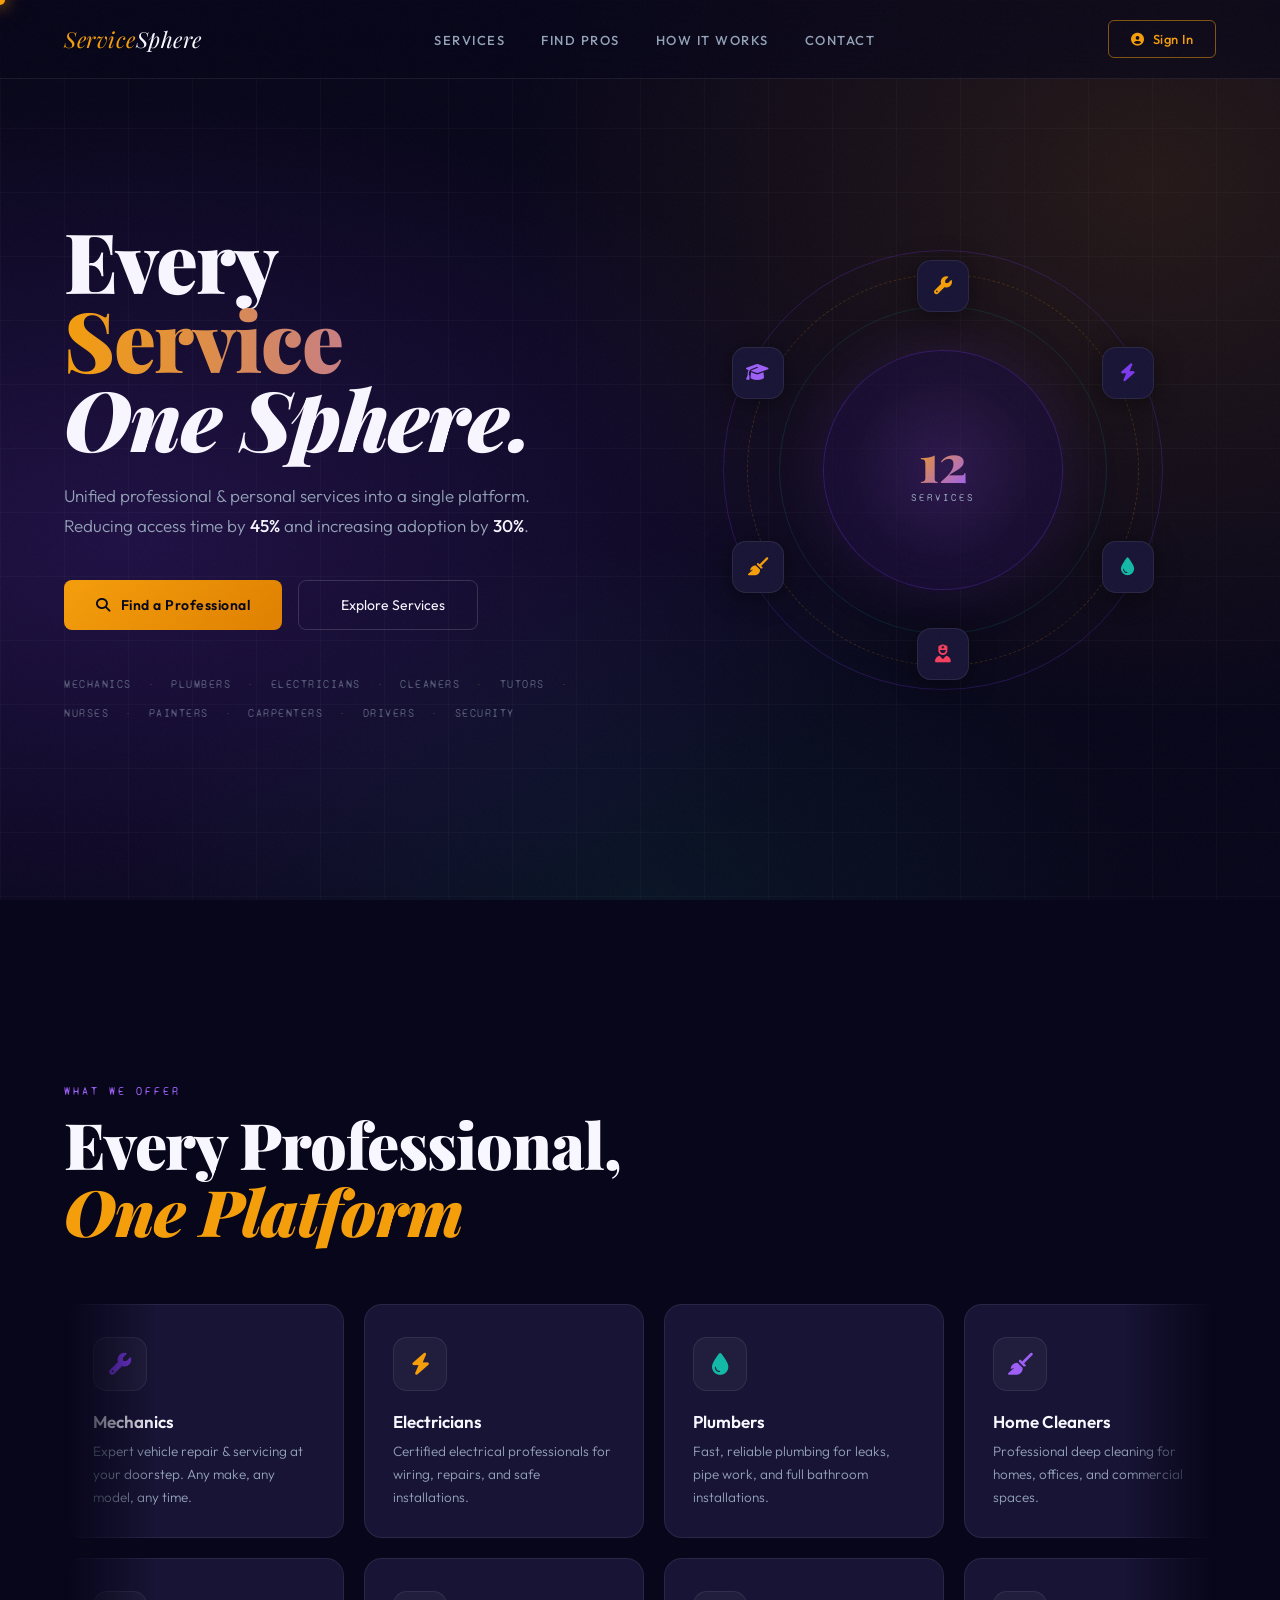
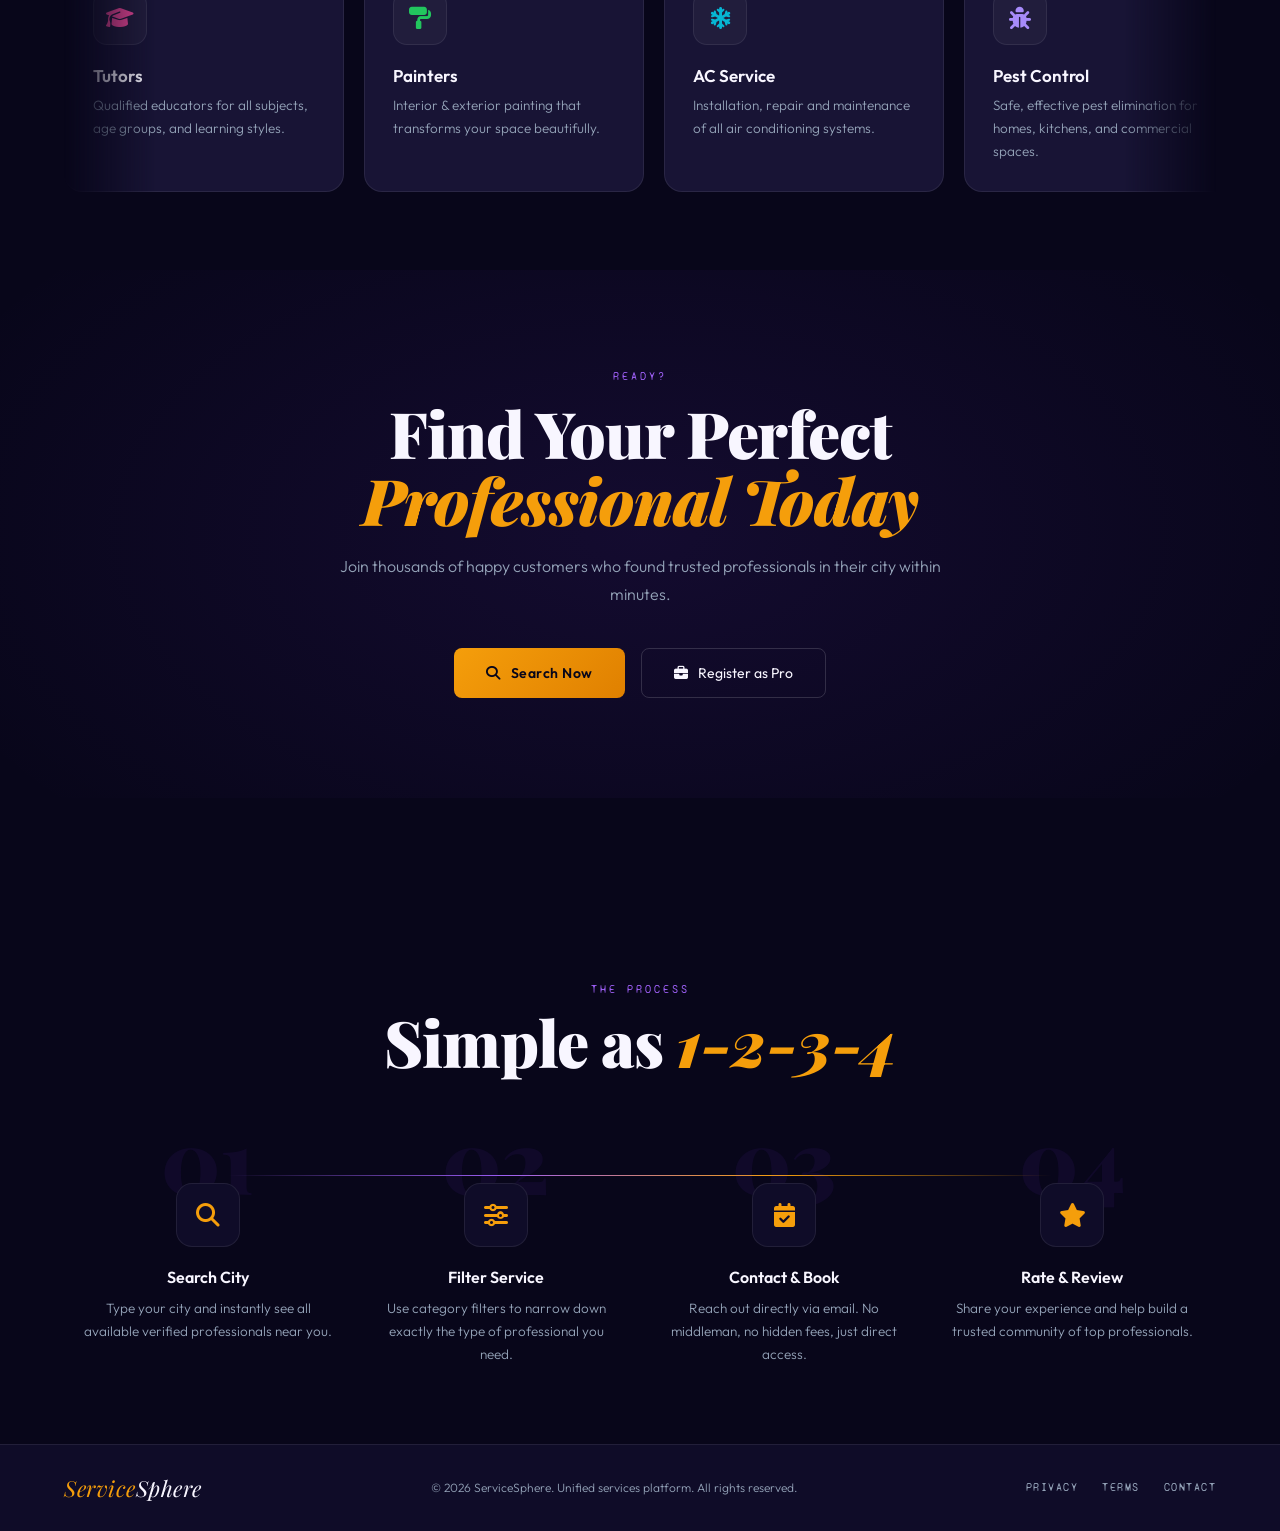
<file: index.html>
<!DOCTYPE html>
<html lang="en">

<head>
  <meta charset="UTF-8" />
  <meta name="viewport" content="width=device-width, initial-scale=1.0" />
  <title>ServiceSphere — Every Service, One Place</title>
  <link rel="stylesheet" href="Styles/style.css">
  <link rel="preconnect" href="https://fonts.googleapis.com">
  <link rel="preconnect" href="https://fonts.gstatic.com" crossorigin>
  <link
    href="https://fonts.googleapis.com/css2?family=Playfair+Display:ital,wght@0,700;0,900;1,700&family=Outfit:wght@300;400;500;600&family=Syne+Mono&display=swap"
    rel="stylesheet">
  <link rel="stylesheet" href="https://cdnjs.cloudflare.com/ajax/libs/font-awesome/6.6.0/css/all.min.css"
    crossorigin="anonymous" />
</head>

<body>

  <!-- Cursor -->
  <div id="cur-dot"></div>
  <div id="cur-ring"></div>
  <!-- Grain -->
  <div id="grain"></div>

  <!-- ═══ NAVBAR ═══ -->
  <nav class="nav" id="navbar">
    <div class="nav-logo">
      <a href="#"><span><em>Service</em>Sphere</span></a>
    </div>
    <ul class="nav-menu">
      <li><a href="#services">Services</a></li>
      <li><a href="#look">Find Pros</a></li>
      <li><a href="#how">How It Works</a></li>
      <li><a href="contact.html">Contact</a></li>
    </ul>
    <div class="nav-auth-group">
      <button class="nav-login-btn" onclick="openAuth('signin')" id="navLoginBtn">
        <i class="fa-solid fa-circle-user"></i> Sign In
      </button>
      <!-- Logged-in state (hidden by default) -->
      <div class="nav-user-pill hidden" id="navUserPill">
        <div class="nav-user-avatar" id="navUserAvatar">U</div>
        <span id="navUserName">User</span>
        <button class="nav-signout-btn" onclick="doSignOut()" title="Sign out"><i
            class="fa-solid fa-arrow-right-from-bracket"></i></button>
      </div>
    </div>
  </nav>

  <!-- ═══ HERO ═══ -->
  <section class="hero" id="home">
    <div class="hero-mesh"></div>
    <div class="hero-grid"></div>

    <div class="hero-left">
      <h1 class="hero-title">
        <span class="l1">Every</span>
        <span class="l2">Service</span>
        <span class="l3">One Sphere.</span>
      </h1>
      <p class="hero-desc">
        Unified professional & personal services into a single platform.
        Reducing access time by <strong>45%</strong> and increasing
        adoption by <strong>30%</strong>.
      </p>
      <div class="hero-btns">
        <a class="btn-primary" onclick="openAuth('signin')">
          <i class="fa-solid fa-magnifying-glass"></i> Find a Professional
        </a>
        <a href="#services" class="btn-outline">
          <i class="fa-solid fa-grid-2"></i> Explore Services
        </a>
      </div>
      <div class="hero-ticker">
        <span>Mechanics</span><span class="sep">·</span>
        <span>Plumbers</span><span class="sep">·</span>
        <span>Electricians</span><span class="sep">·</span>
        <span>Cleaners</span><span class="sep">·</span>
        <span>Tutors</span><span class="sep">·</span>
        <span>Nurses</span><span class="sep">·</span>
        <span>Painters</span><span class="sep">·</span>
        <span>Carpenters</span><span class="sep">·</span>
        <span>Drivers</span><span class="sep">·</span>
        <span>Security</span>
      </div>
    </div>

    <div class="hero-right">
      <div class="vis-wrap">
        <!-- Rings -->
        <div class="vis-ring vr1"></div>
        <div class="vis-ring vr2"></div>
        <div class="vis-ring vr3"></div>
        <!-- Center -->
        <div class="vis-center">
          <div class="vc-num" id="heroCount">0</div>
          <div class="vc-lbl">Services</div>
        </div>
        <!-- Icons -->
        <div class="oi oi1"><i class="fa-solid fa-wrench"></i></div>
        <div class="oi oi2"><i class="fa-solid fa-bolt"></i></div>
        <div class="oi oi3"><i class="fa-solid fa-droplet"></i></div>
        <div class="oi oi4"><i class="fa-solid fa-user-nurse"></i></div>
        <div class="oi oi5"><i class="fa-solid fa-broom"></i></div>
        <div class="oi oi6"><i class="fa-solid fa-graduation-cap"></i></div>
      </div>
    </div>
  </section>

  <!-- ═══ SERVICES ═══ -->
  <section class="sec services-sec" id="services">
    <div class="sec-hd reveal">
      <p class="sec-tag">What We Offer</p>
      <h2 class="sec-title">Every Professional,<br><em>One Platform</em></h2>
    </div>

    <div class="svc-marquee-outer">
      <!-- Row 1 -->
      <div class="svc-track" style="margin-bottom:20px;">
        <div class="svc-card" style="--card-accent:#7c3aed;--card-glow:rgba(124,58,237,.2);flex-shrink:0;width:280px;"
          onclick="jumpFind('mechanic')">
          <div class="svc-ico"><i class="fa-solid fa-wrench"></i></div>
          <div class="svc-name">Mechanics</div>
          <div class="svc-desc">Expert vehicle repair &amp; servicing at your doorstep. Any make, any model, any time.
          </div>
        </div>
        <div class="svc-card" style="--card-accent:#f59e0b;--card-glow:rgba(245,158,11,.2);flex-shrink:0;width:280px;"
          onclick="jumpFind('electrician')">
          <div class="svc-ico" style="color:#f59e0b"><i class="fa-solid fa-bolt"></i></div>
          <div class="svc-name">Electricians</div>
          <div class="svc-desc">Certified electrical professionals for wiring, repairs, and safe installations.</div>
        </div>
        <div class="svc-card" style="--card-accent:#14b8a6;--card-glow:rgba(20,184,166,.2);flex-shrink:0;width:280px;"
          onclick="jumpFind('plumber')">
          <div class="svc-ico" style="color:#14b8a6"><i class="fa-solid fa-droplet"></i></div>
          <div class="svc-name">Plumbers</div>
          <div class="svc-desc">Fast, reliable plumbing for leaks, pipe work, and full bathroom installations.</div>
        </div>
        <div class="svc-card" style="--card-accent:#9d5ff5;--card-glow:rgba(157,95,245,.2);flex-shrink:0;width:280px;"
          onclick="jumpFind('cleaner')">
          <div class="svc-ico" style="color:#9d5ff5"><i class="fa-solid fa-broom"></i></div>
          <div class="svc-name">Home Cleaners</div>
          <div class="svc-desc">Professional deep cleaning for homes, offices, and commercial spaces.</div>
        </div>
        <div class="svc-card" style="--card-accent:#f43f5e;--card-glow:rgba(244,63,94,.2);flex-shrink:0;width:280px;"
          onclick="jumpFind('nurse')">
          <div class="svc-ico" style="color:#f43f5e"><i class="fa-solid fa-user-nurse"></i></div>
          <div class="svc-name">Home Nurses</div>
          <div class="svc-desc">Certified caregivers for at-home medical support, post-surgery recovery and elder care.
          </div>
        </div>
        <div class="svc-card" style="--card-accent:#f59e0b;--card-glow:rgba(245,158,11,.2);flex-shrink:0;width:280px;"
          onclick="jumpFind('carpenter')">
          <div class="svc-ico" style="color:#f59e0b"><i class="fa-solid fa-hammer"></i></div>
          <div class="svc-name">Carpenters</div>
          <div class="svc-desc">Custom furniture, fixtures, and precision woodwork for every space.</div>
        </div>
        <div class="svc-card" style="--card-accent:#7c3aed;--card-glow:rgba(124,58,237,.2);flex-shrink:0;width:280px;"
          onclick="jumpFind('mechanic')">
          <div class="svc-ico"><i class="fa-solid fa-wrench"></i></div>
          <div class="svc-name">Mechanics</div>
          <div class="svc-desc">Expert vehicle repair &amp; servicing at your doorstep. Any make, any model, any time.
          </div>
        </div>
        <div class="svc-card" style="--card-accent:#f59e0b;--card-glow:rgba(245,158,11,.2);flex-shrink:0;width:280px;"
          onclick="jumpFind('electrician')">
          <div class="svc-ico" style="color:#f59e0b"><i class="fa-solid fa-bolt"></i></div>
          <div class="svc-name">Electricians</div>
          <div class="svc-desc">Certified electrical professionals for wiring, repairs, and safe installations.</div>
        </div>
        <div class="svc-card" style="--card-accent:#14b8a6;--card-glow:rgba(20,184,166,.2);flex-shrink:0;width:280px;"
          onclick="jumpFind('plumber')">
          <div class="svc-ico" style="color:#14b8a6"><i class="fa-solid fa-droplet"></i></div>
          <div class="svc-name">Plumbers</div>
          <div class="svc-desc">Fast, reliable plumbing for leaks, pipe work, and full bathroom installations.</div>
        </div>
        <div class="svc-card" style="--card-accent:#9d5ff5;--card-glow:rgba(157,95,245,.2);flex-shrink:0;width:280px;"
          onclick="jumpFind('cleaner')">
          <div class="svc-ico" style="color:#9d5ff5"><i class="fa-solid fa-broom"></i></div>
          <div class="svc-name">Home Cleaners</div>
          <div class="svc-desc">Professional deep cleaning for homes, offices, and commercial spaces.</div>
        </div>
        <div class="svc-card" style="--card-accent:#f43f5e;--card-glow:rgba(244,63,94,.2);flex-shrink:0;width:280px;"
          onclick="jumpFind('nurse')">
          <div class="svc-ico" style="color:#f43f5e"><i class="fa-solid fa-user-nurse"></i></div>
          <div class="svc-name">Home Nurses</div>
          <div class="svc-desc">Certified caregivers for at-home medical support, post-surgery recovery and elder care.
          </div>
        </div>
        <div class="svc-card" style="--card-accent:#f59e0b;--card-glow:rgba(245,158,11,.2);flex-shrink:0;width:280px;"
          onclick="jumpFind('carpenter')">
          <div class="svc-ico" style="color:#f59e0b"><i class="fa-solid fa-hammer"></i></div>
          <div class="svc-name">Carpenters</div>
          <div class="svc-desc">Custom furniture, fixtures, and precision woodwork for every space.</div>
        </div>
      </div>
      <!-- Row 2 (slightly slower for depth) -->
      <div class="svc-track-2">
        <div class="svc-card" style="--card-accent:#ec4899;--card-glow:rgba(236,72,153,.2);flex-shrink:0;width:280px;"
          onclick="jumpFind('tutor')">
          <div class="svc-ico" style="color:#ec4899"><i class="fa-solid fa-graduation-cap"></i></div>
          <div class="svc-name">Tutors</div>
          <div class="svc-desc">Qualified educators for all subjects, age groups, and learning styles.</div>
        </div>
        <div class="svc-card" style="--card-accent:#22c55e;--card-glow:rgba(34,197,94,.2);flex-shrink:0;width:280px;"
          onclick="jumpFind('painter')">
          <div class="svc-ico" style="color:#22c55e"><i class="fa-solid fa-paint-roller"></i></div>
          <div class="svc-name">Painters</div>
          <div class="svc-desc">Interior &amp; exterior painting that transforms your space beautifully.</div>
        </div>
        <div class="svc-card" style="--card-accent:#06b6d4;--card-glow:rgba(6,182,212,.2);flex-shrink:0;width:280px;"
          onclick="jumpFind('ac')">
          <div class="svc-ico" style="color:#06b6d4"><i class="fa-solid fa-snowflake"></i></div>
          <div class="svc-name">AC Service</div>
          <div class="svc-desc">Installation, repair and maintenance of all air conditioning systems.</div>
        </div>
        <div class="svc-card" style="--card-accent:#a78bfa;--card-glow:rgba(167,139,250,.2);flex-shrink:0;width:280px;"
          onclick="jumpFind('pest')">
          <div class="svc-ico" style="color:#a78bfa"><i class="fa-solid fa-bug"></i></div>
          <div class="svc-name">Pest Control</div>
          <div class="svc-desc">Safe, effective pest elimination for homes, kitchens, and commercial spaces.</div>
        </div>
        <div class="svc-card" style="--card-accent:#fcd34d;--card-glow:rgba(252,211,77,.2);flex-shrink:0;width:280px;"
          onclick="jumpFind('driver')">
          <div class="svc-ico" style="color:#fcd34d"><i class="fa-solid fa-car"></i></div>
          <div class="svc-name">Drivers</div>
          <div class="svc-desc">Professional chauffeurs for daily commutes, airport runs, and long journeys.</div>
        </div>
        <div class="svc-card" style="--card-accent:#fb7185;--card-glow:rgba(251,113,133,.2);flex-shrink:0;width:280px;"
          onclick="jumpFind('security')">
          <div class="svc-ico" style="color:#fb7185"><i class="fa-solid fa-shield-halved"></i></div>
          <div class="svc-name">Security</div>
          <div class="svc-desc">Trained security personnel for events, residences, and commercial premises.</div>
        </div>
        <div class="svc-card" style="--card-accent:#ec4899;--card-glow:rgba(236,72,153,.2);flex-shrink:0;width:280px;"
          onclick="jumpFind('tutor')">
          <div class="svc-ico" style="color:#ec4899"><i class="fa-solid fa-graduation-cap"></i></div>
          <div class="svc-name">Tutors</div>
          <div class="svc-desc">Qualified educators for all subjects, age groups, and learning styles.</div>
        </div>
        <div class="svc-card" style="--card-accent:#22c55e;--card-glow:rgba(34,197,94,.2);flex-shrink:0;width:280px;"
          onclick="jumpFind('painter')">
          <div class="svc-ico" style="color:#22c55e"><i class="fa-solid fa-paint-roller"></i></div>
          <div class="svc-name">Painters</div>
          <div class="svc-desc">Interior &amp; exterior painting that transforms your space beautifully.</div>
        </div>
        <div class="svc-card" style="--card-accent:#06b6d4;--card-glow:rgba(6,182,212,.2);flex-shrink:0;width:280px;"
          onclick="jumpFind('ac')">
          <div class="svc-ico" style="color:#06b6d4"><i class="fa-solid fa-snowflake"></i></div>
          <div class="svc-name">AC Service</div>
          <div class="svc-desc">Installation, repair and maintenance of all air conditioning systems.</div>
        </div>
        <div class="svc-card" style="--card-accent:#a78bfa;--card-glow:rgba(167,139,250,.2);flex-shrink:0;width:280px;"
          onclick="jumpFind('pest')">
          <div class="svc-ico" style="color:#a78bfa"><i class="fa-solid fa-bug"></i></div>
          <div class="svc-name">Pest Control</div>
          <div class="svc-desc">Safe, effective pest elimination for homes, kitchens, and commercial spaces.</div>
        </div>
        <div class="svc-card" style="--card-accent:#fcd34d;--card-glow:rgba(252,211,77,.2);flex-shrink:0;width:280px;"
          onclick="jumpFind('driver')">
          <div class="svc-ico" style="color:#fcd34d"><i class="fa-solid fa-car"></i></div>
          <div class="svc-name">Drivers</div>
          <div class="svc-desc">Professional chauffeurs for daily commutes, airport runs, and long journeys.</div>
        </div>
        <div class="svc-card" style="--card-accent:#fb7185;--card-glow:rgba(251,113,133,.2);flex-shrink:0;width:280px;"
          onclick="jumpFind('security')">
          <div class="svc-ico" style="color:#fb7185"><i class="fa-solid fa-shield-halved"></i></div>
          <div class="svc-name">Security</div>
          <div class="svc-desc">Trained security personnel for events, residences, and commercial premises.</div>
        </div>
      </div>
    </div>
  </section>

  <!-- ═══ CTA ═══ -->
  <section class="cta-sec" id="look">
    <div class="cta-inner reveal">
      <p class="sec-tag">Ready?</p>
      <h2 class="cta-title">Find Your Perfect<br><em>Professional Today</em></h2>
      <p class="cta-sub">Join thousands of happy customers who found trusted professionals in their city within minutes.
      </p>
      <div class="cta-btns">
        <a class="btn-primary" onclick="openAuth('signin')">
          <i class="fa-solid fa-magnifying-glass"></i> Search Now
        </a>
        <a class="btn-outline"  onclick="openAuth('register')">
          <i class="fa-solid fa-briefcase"></i> Register as Pro
        </a>
      </div>
    </div>
  </section>

  <!-- ═══ HOW IT WORKS ═══ -->
  <section class="sec how-sec" id="how">
    <div class="sec-hd reveal" style="text-align:center">
      <p class="sec-tag">The Process</p>
      <h2 class="sec-title">Simple as <em>1-2-3-4</em></h2>
    </div>
    <div class="steps-row">
      <div class="step" style="transition-delay:0s">
        <div class="step-num">01</div>
        <div class="step-ico"><i class="fa-solid fa-magnifying-glass"></i></div>
        <h4>Search City</h4>
        <p>Type your city and instantly see all available verified professionals near you.</p>
      </div>
      <div class="step" style="transition-delay:.12s">
        <div class="step-num">02</div>
        <div class="step-ico"><i class="fa-solid fa-sliders"></i></div>
        <h4>Filter Service</h4>
        <p>Use category filters to narrow down exactly the type of professional you need.</p>
      </div>
      <div class="step" style="transition-delay:.24s">
        <div class="step-num">03</div>
        <div class="step-ico"><i class="fa-solid fa-calendar-check"></i></div>
        <h4>Contact & Book</h4>
        <p>Reach out directly via email. No middleman, no hidden fees, just direct access.</p>
      </div>
      <div class="step" style="transition-delay:.36s">
        <div class="step-num">04</div>
        <div class="step-ico"><i class="fa-solid fa-star"></i></div>
        <h4>Rate & Review</h4>
        <p>Share your experience and help build a trusted community of top professionals.</p>
      </div>
    </div>
  </section>

  <!-- ═══ FOOTER ═══ -->
  <footer>
    <div class="foot-logo">
      <span><em>Service</em>Sphere</span>
    </div>
    <p>© 2026 ServiceSphere. Unified services platform. All rights reserved.</p>
    <div class="foot-links">
      <a href="#">Privacy</a>
      <a href="#">Terms</a>
      <a href="contact.html">Contact</a>
    </div>
  </footer>

  <!-- ═══ AUTH MODAL ═══ -->
  <div class="modal-backdrop" id="authBackdrop" onclick="closeAuth()"></div>
  <div class="auth-modal" id="authModal">
    <button class="auth-close" onclick="closeAuth()"><i class="fa-solid fa-xmark"></i></button>
    <div class="auth-tabs">
      <button class="auth-tab on" id="tabSignin" onclick="switchAuthTab('signin')">Sign In</button>
      <button class="auth-tab" id="tabRegister" onclick="switchAuthTab('register')">Register</button>
    </div>
    <form class="auth-form" id="formSignin" onsubmit="doSignIn(event)">
      <div class="auth-brand">
        <span><em>Service</em>Sphere</span>
      </div>
      <p class="auth-subtitle">Welcome back. Sign in to continue.</p>
      <div class="auth-fg">
        <label>Email Address</label>
        <div class="auth-input-wrap"><i class="fa-solid fa-envelope"></i><input type="email" id="siEmail"
            placeholder="your@email.com" required /></div>
      </div>
      <div class="auth-fg">
        <label>Password</label>
        <div class="auth-input-wrap"><i class="fa-solid fa-lock"></i><input type="password" id="siPass"
            placeholder="Enter your password" required /><button type="button" class="eye-btn"
            onclick="toggleEye('siPass',this)"><i class="fa-solid fa-eye"></i></button></div>
      </div>
      <div class="auth-fg">
        <label>Account Type</label>
        <select id="regRole" required>
          <option value="">Select account type</option>
          <option value="user">User</option>
          <option value="professional">Professional</option>
        </select>
      </div>
      <div class="auth-row">
        <label class="auth-check"><input type="checkbox" /> Remember me</label>
        <a href="#" class="auth-link">Forgot password?</a>
      </div>
      <button type="submit" class="auth-submit"><i class="fa-solid fa-arrow-right-to-bracket"></i> Sign In</button>
      <p class="auth-switch">No account? <button type="button" onclick="switchAuthTab('register')">Register
          free</button></p>
    </form>
    <form class="auth-form hidden" id="formRegister" onsubmit="doRegister(event)">
      <div class="auth-brand">
        <span><em>Service</em>Sphere</span>
      </div>
      <p class="auth-subtitle">Create your free account today.</p>
      <div class="auth-fg-row">
        <div class="auth-fg"><label>First Name</label>
          <div class="auth-input-wrap"><i class="fa-solid fa-user"></i><input type="text" id="regFirst"
              placeholder="First name" required /></div>
        </div>
        <div class="auth-fg"><label>Last Name</label>
          <div class="auth-input-wrap"><i class="fa-solid fa-user"></i><input type="text" id="regLast"
              placeholder="Last name" required /></div>
        </div>
      </div>
      <div class="auth-fg">
        <label>Email Address</label>
        <div class="auth-input-wrap"><i class="fa-solid fa-envelope"></i><input type="email" id="regEmail"
            placeholder="your@email.com" required /></div>
      </div>
      <div class="auth-fg">
        <label>Password</label>
        <div class="auth-input-wrap"><i class="fa-solid fa-lock"></i><input type="password" id="regPass"
            placeholder="Min. 6 characters" required minlength="6" /><button type="button" class="eye-btn"
            onclick="toggleEye('regPass',this)"><i class="fa-solid fa-eye"></i></button></div>
      </div>
      <div class="auth-fg">
        <label>Confirm Password</label>
        <div class="auth-input-wrap"><i class="fa-solid fa-lock"></i><input type="password" id="regPass2"
            placeholder="Repeat password" required /></div>
      </div>
      <div class="auth-fg">
        <label>Account Type</label>
        <select id="regRole" required>
          <option value="">Select account type</option>
          <option value="user">User</option>
          <option value="professional">Professional</option>
        </select>
      </div>
      <label class="auth-check auth-terms"><input type="checkbox" id="regTerms" required /> I agree to the <a href="#"
          class="auth-link">Terms &amp; Privacy Policy</a></label>
      <button type="submit" class="auth-submit register"><i class="fa-solid fa-user-plus"></i> Create Account</button>
      <p class="auth-switch">Already have an account? <button type="button" onclick="switchAuthTab('signin')">Sign
          In</button></p>
    </form>
  </div>

  <!-- ═══ SEARCH GATE POPUP ═══ -->
  <div class="modal-backdrop" id="gateBackdrop" onclick="closeGate()"></div>
  <div class="gate-popup" id="gatePopup">
    <button class="gate-close" onclick="closeGate()"><i class="fa-solid fa-xmark"></i></button>
    <div class="gate-icon"><i class="fa-solid fa-lock"></i></div>
    <h3 class="gate-title">Sign In or Register to Continue</h3>
    <p class="gate-desc">Create a free account or sign in to search and connect with professionals near you.</p>
    <div class="gate-btns">
      <button class="gate-btn primary" onclick="closeGate();openAuth('signin')"><i
          class="fa-solid fa-arrow-right-to-bracket"></i> Sign In</button>
      <button class="gate-btn outline" onclick="closeGate();openAuth('register')"><i class="fa-solid fa-user-plus"></i>
        Register Free</button>
    </div>
  </div>

  <div id="toast"></div>
  <script src="Scripts/main.js"></script>
</body>

</html>
</file>
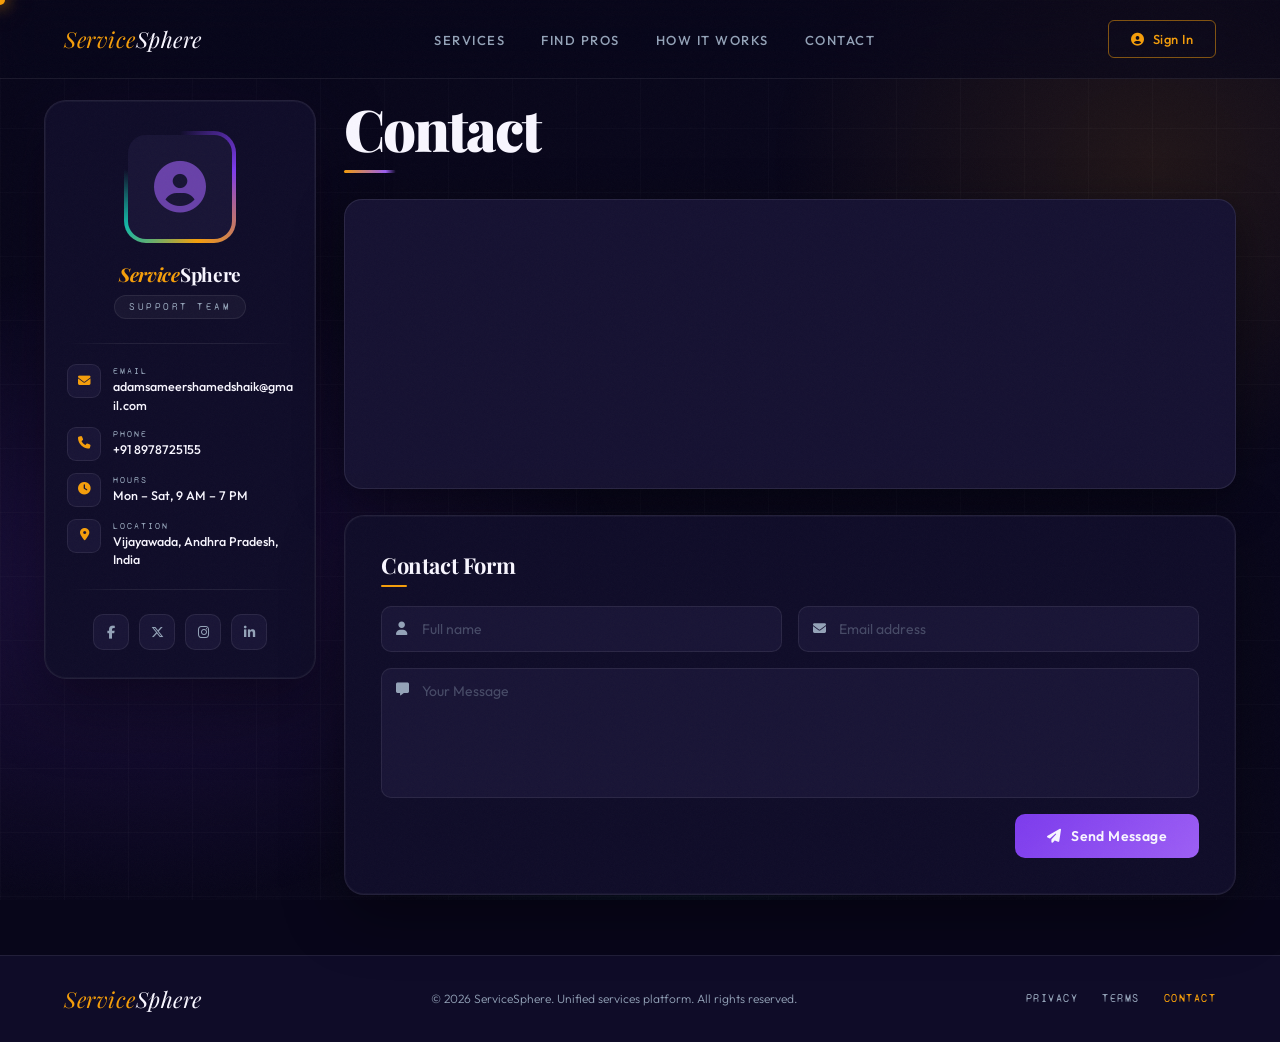
<file: contact.html>
<!DOCTYPE html>
<html lang="en">

<head>
  <meta charset="UTF-8" />
  <meta name="viewport" content="width=device-width, initial-scale=1.0" />
  <title>ServiceSphere — Contact</title>
  <link rel="stylesheet" href="Styles/style.css">
  <link rel="preconnect" href="https://fonts.googleapis.com">
  <link rel="preconnect" href="https://fonts.gstatic.com" crossorigin>
  <link
    href="https://fonts.googleapis.com/css2?family=Playfair+Display:ital,wght@0,700;0,900;1,700&family=Outfit:wght@300;400;500;600&family=Syne+Mono&display=swap"
    rel="stylesheet">
  <link rel="stylesheet" href="https://cdnjs.cloudflare.com/ajax/libs/font-awesome/6.6.0/css/all.min.css"
    crossorigin="anonymous" />
  <link rel="stylesheet" href="Styles/style.css">
</head>

<body>

  <!-- Cursor -->
  <div id="cur-dot"></div>
  <div id="cur-ring"></div>
  <!-- Grain -->
  <div id="grain"></div>

  <!-- Animated BG -->
  <div class="contact-bg"></div>

  <!-- ═══ NAVBAR ═══ -->
  <nav class="nav" id="navbar">
    <div class="nav-logo">
      <a href="#"><span><em>Service</em>Sphere</span></a>
    </div>
    <ul class="nav-menu">
      <li><a href="index.html#services">Services</a></li>
      <li><a href="index.html#look">Find Pros</a></li>
      <li><a href="index.html#how">How It Works</a></li>
      <li><a href="contact.html">Contact</a></li>
    </ul>
    <div class="nav-auth-group">
      <button class="nav-login-btn" onclick="openAuth('signin')" id="navLoginBtn">
        <i class="fa-solid fa-circle-user"></i> Sign In
      </button>
      <!-- Logged-in state (hidden by default) -->
      <div class="nav-user-pill hidden" id="navUserPill">
        <div class="nav-user-avatar" id="navUserAvatar">U</div>
        <span id="navUserName">User</span>
        <button class="nav-signout-btn" onclick="doSignOut()" title="Sign out"><i
            class="fa-solid fa-arrow-right-from-bracket"></i></button>
      </div>
    </div>
  </nav>

  <!-- ═══ CONTACT PAGE ═══ -->
  <div class="contact-page">

    <!-- ─── LEFT: Profile Card ─── -->
    <aside class="profile-card" id="profileCard">

      <div class="profile-avatar-wrap">
        <i class="fa-solid fa-circle-user"></i>
      </div>

      <div class="profile-name"><em>Service</em>Sphere</div>
      <div class="profile-badge">Support Team</div>

      <div class="profile-divider"></div>

      <div class="profile-info-list">
        <div class="pinfo-item">
          <div class="pinfo-icon"><i class="fa-solid fa-envelope"></i></div>
          <div class="pinfo-text">
            <span class="pinfo-label">Email</span>
            <span class="pinfo-value">adamsameershamedshaik@gmail.com</span>
          </div>
        </div>
        <div class="pinfo-item">
          <div class="pinfo-icon"><i class="fa-solid fa-phone"></i></div>
          <div class="pinfo-text">
            <span class="pinfo-label">Phone</span>
            <span class="pinfo-value">+91 8978725155</span>
          </div>
        </div>
        <div class="pinfo-item">
          <div class="pinfo-icon"><i class="fa-solid fa-clock"></i></div>
          <div class="pinfo-text">
            <span class="pinfo-label">Hours</span>
            <span class="pinfo-value">Mon – Sat, 9 AM – 7 PM</span>
          </div>
        </div>
        <div class="pinfo-item">
          <div class="pinfo-icon"><i class="fa-solid fa-location-dot"></i></div>
          <div class="pinfo-text">
            <span class="pinfo-label">Location</span>
            <span class="pinfo-value">Vijayawada, Andhra Pradesh, India</span>
          </div>
        </div>
      </div>

      <div class="profile-divider"></div>

      <div class="profile-socials">
        <a href="#" class="social-btn" title="Facebook"><i class="fa-brands fa-facebook-f"></i></a>
        <a href="#" class="social-btn" title="Twitter / X"><i class="fa-brands fa-x-twitter"></i></a>
        <a href="#" class="social-btn" title="Instagram"><i class="fa-brands fa-instagram"></i></a>
        <a href="#" class="social-btn" title="LinkedIn"><i class="fa-brands fa-linkedin-in"></i></a>
      </div>

    </aside>

    <!-- ─── RIGHT: Contact Content ─── -->
    <main class="contact-main">

      <!-- Page heading -->
      <div class="contact-hd" id="contactHd">
        <h1>Contact</h1>
        <div class="contact-underline"></div>
      </div>

      <!-- Map -->
      <div class="map-wrap" id="mapWrap">
        <iframe
          src="https://www.google.com/maps/embed?pb=!1m18!1m12!1m3!1d243647.1313064163!2d78.24323495!3d17.41260335!2m3!1f0!2f0!3f0!3m2!1i1024!2i768!4f13.1!3m3!1m2!1s0x3bcb99daeaebd2c7%3A0xae93b78392bafbc2!2sHyderabad%2C%20Telangana!5e0!3m2!1sen!2sin!4v1700000000000"
          allowfullscreen=""
          loading="lazy"
          referrerpolicy="no-referrer-when-downgrade"
          title="ServiceSphere location">
        </iframe>
      </div>

      <!-- Contact Form -->
      <div class="contact-form-card" id="contactCard">
        <div class="cf-title">Contact Form</div>
        <form id="contactForm" onsubmit="sendMessage(event)" novalidate>
          <div class="cf-row">
            <div class="cf-input-wrap">
              <i class="cf-ico fa-solid fa-user"></i>
              <input type="text" id="cfName" placeholder="Full name" required autocomplete="name" />
            </div>
            <div class="cf-input-wrap">
              <i class="cf-ico fa-solid fa-envelope"></i>
              <input type="email" id="cfEmail" placeholder="Email address" required autocomplete="email" />
            </div>
          </div>
          <div class="cf-textarea-wrap">
            <i class="cf-ico fa-solid fa-message"></i>
            <textarea id="cfMsg" placeholder="Your Message" required></textarea>
          </div>
          <div class="cf-footer">
            <button type="submit" class="cf-send">
              <i class="fa-solid fa-paper-plane"></i> Send Message
            </button>
          </div>
        </form>
      </div>

    </main>
  </div>

  <!-- ═══ FOOTER ═══ -->
  <footer>
    <div class="foot-logo">
      <span><em>Service</em>Sphere</span>
    </div>
    <p>© 2026 ServiceSphere. Unified services platform. All rights reserved.</p>
    <div class="foot-links">
      <a href="#">Privacy</a>
      <a href="#">Terms</a>
      <a href="contact.html" style="color:var(--amber)">Contact</a>
    </div>
  </footer>

  <!-- ═══ AUTH MODAL ═══ -->
  <div class="modal-backdrop" id="authBackdrop" onclick="closeAuth()"></div>
  <div class="auth-modal" id="authModal">
    <button class="auth-close" onclick="closeAuth()"><i class="fa-solid fa-xmark"></i></button>
    <div class="auth-tabs">
      <button class="auth-tab on" id="tabSignin" onclick="switchAuthTab('signin')">Sign In</button>
      <button class="auth-tab" id="tabRegister" onclick="switchAuthTab('register')">Register</button>
    </div>
    <form class="auth-form" id="formSignin" onsubmit="doSignIn(event)">
      <div class="auth-brand">
        <span><em>Service</em>Sphere</span>
      </div>
      <p class="auth-subtitle">Welcome back. Sign in to continue.</p>
      <div class="auth-fg">
        <label>Email Address</label>
        <div class="auth-input-wrap"><i class="fa-solid fa-envelope"></i><input type="email" id="siEmail"
            placeholder="your@email.com" required /></div>
      </div>
      <div class="auth-fg">
        <label>Password</label>
        <div class="auth-input-wrap"><i class="fa-solid fa-lock"></i><input type="password" id="siPass"
            placeholder="Enter your password" required /><button type="button" class="eye-btn"
            onclick="toggleEye('siPass',this)"><i class="fa-solid fa-eye"></i></button></div>
      </div>
      <div class="auth-fg">
        <label>Account Type</label>
        <select id="regRole" required>
          <option value="">Select account type</option>
          <option value="user">User</option>
          <option value="professional">Professional</option>
        </select>
      </div>
      <div class="auth-row">
        <label class="auth-check"><input type="checkbox" /> Remember me</label>
        <a href="#" class="auth-link">Forgot password?</a>
      </div>
      <button type="submit" class="auth-submit"><i class="fa-solid fa-arrow-right-to-bracket"></i> Sign In</button>
      <p class="auth-switch">No account? <button type="button" onclick="switchAuthTab('register')">Register
          free</button></p>
    </form>
    <form class="auth-form hidden" id="formRegister" onsubmit="doRegister(event)">
      <div class="auth-brand">
        <span><em>Service</em>Sphere</span>
      </div>
      <p class="auth-subtitle">Create your free account today.</p>
      <div class="auth-fg-row">
        <div class="auth-fg"><label>First Name</label>
          <div class="auth-input-wrap"><i class="fa-solid fa-user"></i><input type="text" id="regFirst"
              placeholder="First name" required /></div>
        </div>
        <div class="auth-fg"><label>Last Name</label>
          <div class="auth-input-wrap"><i class="fa-solid fa-user"></i><input type="text" id="regLast"
              placeholder="Last name" required /></div>
        </div>
      </div>
      <div class="auth-fg">
        <label>Email Address</label>
        <div class="auth-input-wrap"><i class="fa-solid fa-envelope"></i><input type="email" id="regEmail"
            placeholder="your@email.com" required /></div>
      </div>
      <div class="auth-fg">
        <label>Password</label>
        <div class="auth-input-wrap"><i class="fa-solid fa-lock"></i><input type="password" id="regPass"
            placeholder="Min. 6 characters" required minlength="6" /><button type="button" class="eye-btn"
            onclick="toggleEye('regPass',this)"><i class="fa-solid fa-eye"></i></button></div>
      </div>
      <div class="auth-fg">
        <label>Confirm Password</label>
        <div class="auth-input-wrap"><i class="fa-solid fa-lock"></i><input type="password" id="regPass2"
            placeholder="Repeat password" required /></div>
      </div>
      <div class="auth-fg">
        <label>Account Type</label>
        <select id="regRole" required>
          <option value="">Select account type</option>
          <option value="user">User</option>
          <option value="professional">Professional</option>
        </select>
      </div>
      <label class="auth-check auth-terms"><input type="checkbox" id="regTerms" required /> I agree to the <a href="#"
          class="auth-link">Terms &amp; Privacy Policy</a></label>
      <button type="submit" class="auth-submit register"><i class="fa-solid fa-user-plus"></i> Create Account</button>
      <p class="auth-switch">Already have an account? <button type="button" onclick="switchAuthTab('signin')">Sign
          In</button></p>
    </form>
  </div>

  <!-- ═══ SEARCH GATE POPUP ═══ -->
  <div class="modal-backdrop" id="gateBackdrop" onclick="closeGate()"></div>
  <div class="gate-popup" id="gatePopup">
    <button class="gate-close" onclick="closeGate()"><i class="fa-solid fa-xmark"></i></button>
    <div class="gate-icon"><i class="fa-solid fa-lock"></i></div>
    <h3 class="gate-title">Sign In or Register to Continue</h3>
    <p class="gate-desc">Create a free account or sign in to search and connect with professionals near you.</p>
    <div class="gate-btns">
      <button class="gate-btn primary" onclick="closeGate();openAuth('signin')"><i
          class="fa-solid fa-arrow-right-to-bracket"></i> Sign In</button>
      <button class="gate-btn outline" onclick="closeGate();openAuth('register')"><i class="fa-solid fa-user-plus"></i>
        Register Free</button>
    </div>
  </div>

  <div id="toast"></div>
  <script src="Scripts/main.js"></script>

</body>
</html>
</file>
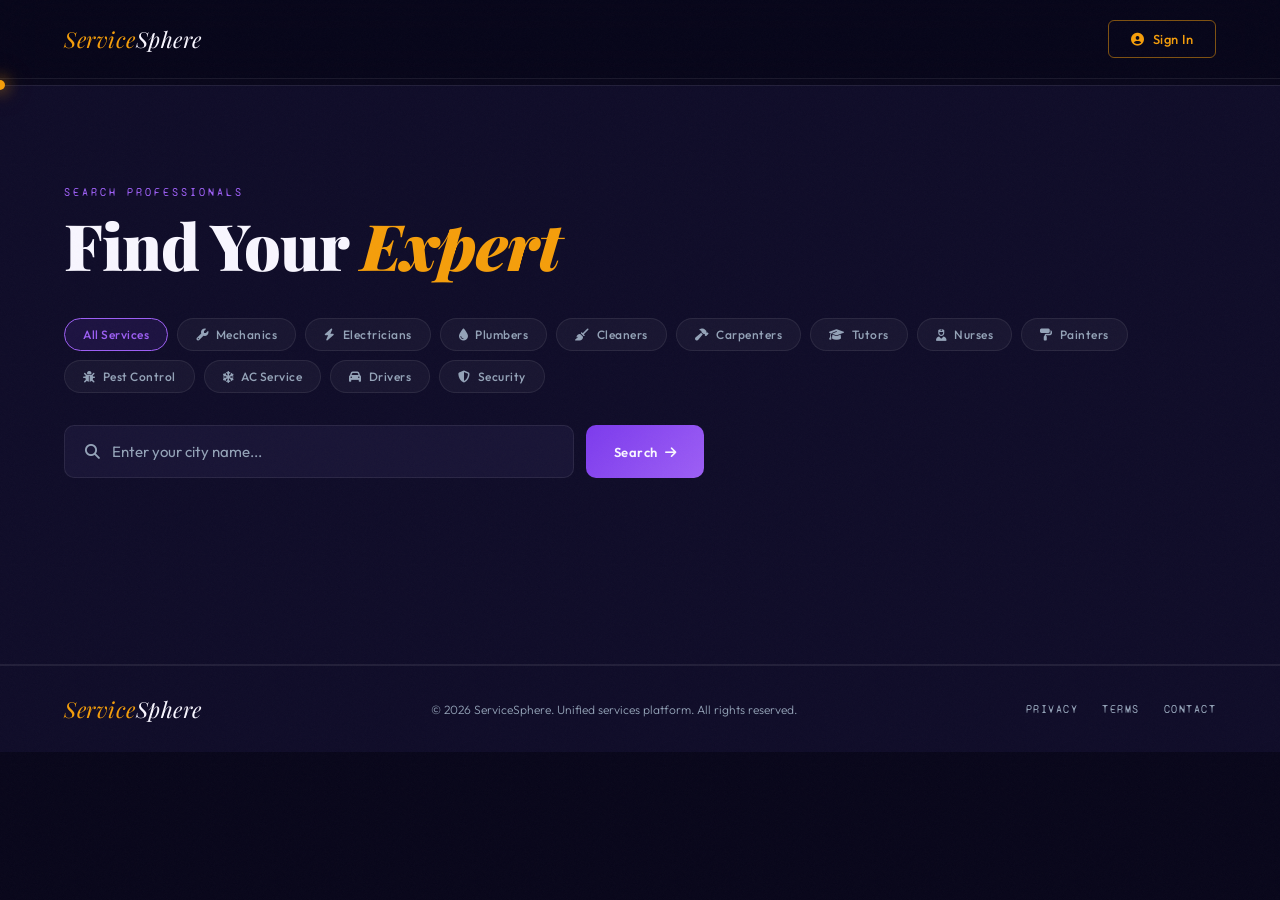
<file: find.html>
<!DOCTYPE html>
<html lang="en">

<head>
  <meta charset="UTF-8" />
  <meta name="viewport" content="width=device-width, initial-scale=1.0" />
  <title>ServiceSphere — Every Service, One Place</title>
  <link rel="stylesheet" href="Styles/style.css">
  <link rel="preconnect" href="https://fonts.googleapis.com">
  <link rel="preconnect" href="https://fonts.gstatic.com" crossorigin>
  <link
    href="https://fonts.googleapis.com/css2?family=Playfair+Display:ital,wght@0,700;0,900;1,700&family=Outfit:wght@300;400;500;600&family=Syne+Mono&display=swap"
    rel="stylesheet">
  <link rel="stylesheet" href="https://cdnjs.cloudflare.com/ajax/libs/font-awesome/6.6.0/css/all.min.css"
    crossorigin="anonymous" />
</head>

<body>

  <!-- Cursor -->
  <div id="cur-dot"></div>
  <div id="cur-ring"></div>
  <!-- Grain -->
  <div id="grain"></div>

  <!-- ═══ NAVBAR ═══ -->
  <nav class="nav" id="navbar">
    <div class="nav-logo">
      <span><em>Service</em>Sphere</span>
    </div>
    <div class="nav-auth-group">
      <button class="nav-login-btn" onclick="openAuth('signin')" id="navLoginBtn">
        <i class="fa-solid fa-circle-user"></i> Sign In
      </button>
      <!-- Logged-in state (hidden by default) -->
      <div class="nav-user-pill hidden" id="navUserPill">
        <div class="nav-user-avatar" id="navUserAvatar">U</div>
        <span id="navUserName">User</span>
        <button class="nav-signout-btn" onclick="doSignOut()" title="Sign out"><i
            class="fa-solid fa-arrow-right-from-bracket"></i></button>
      </div>
    </div>
  </nav>

  <!-- ═══ FIND ═══ -->
  <section class="sec find-sec" id="find">
    <div class="sec-hd reveal">
      <p class="sec-tag">Search Professionals</p>
      <h2 class="sec-title">Find Your <em>Expert</em></h2>
    </div>

    <div class="chips-row reveal" id="chipRow">
      <button class="chip on" data-s="all" onclick="setFilter(this,'all')">All Services</button>
      <button class="chip" data-s="mechanic" onclick="setFilter(this,'mechanic')"><i class="fa-solid fa-wrench"></i>
        Mechanics</button>
      <button class="chip" data-s="electrician" onclick="setFilter(this,'electrician')"><i class="fa-solid fa-bolt"></i>
        Electricians</button>
      <button class="chip" data-s="plumber" onclick="setFilter(this,'plumber')"><i class="fa-solid fa-droplet"></i>
        Plumbers</button>
      <button class="chip" data-s="cleaner" onclick="setFilter(this,'cleaner')"><i class="fa-solid fa-broom"></i>
        Cleaners</button>
      <button class="chip" data-s="carpenter" onclick="setFilter(this,'carpenter')"><i class="fa-solid fa-hammer"></i>
        Carpenters</button>
      <button class="chip" data-s="tutor" onclick="setFilter(this,'tutor')"><i class="fa-solid fa-graduation-cap"></i>
        Tutors</button>
      <button class="chip" data-s="nurse" onclick="setFilter(this,'nurse')"><i class="fa-solid fa-user-nurse"></i>
        Nurses</button>
      <button class="chip" data-s="painter" onclick="setFilter(this,'painter')"><i class="fa-solid fa-paint-roller"></i>
        Painters</button>
      <button class="chip" data-s="pest" onclick="setFilter(this,'pest')"><i class="fa-solid fa-bug"></i> Pest
        Control</button>
      <button class="chip" data-s="ac" onclick="setFilter(this,'ac')"><i class="fa-solid fa-snowflake"></i> AC
        Service</button>
      <button class="chip" data-s="driver" onclick="setFilter(this,'driver')"><i class="fa-solid fa-car"></i>
        Drivers</button>
      <button class="chip" data-s="security" onclick="setFilter(this,'security')"><i
          class="fa-solid fa-shield-halved"></i> Security</button>
    </div>

    <div class="search-row reveal">
      <div class="s-bar">
        <i class="fa-solid fa-magnifying-glass"></i>
        <input type="text" id="cityIn" placeholder="Enter your city name..."
          onkeydown="if(event.key==='Enter')doSearch()" />
      </div>
      <button class="s-go" onclick="doSearch()">Search &nbsp;<i class="fa-solid fa-arrow-right"></i></button>
    </div>

    <div id="results-wrap"></div>
  </section>

  <!-- ═══ FOOTER ═══ -->
  <footer>
    <div class="foot-logo">
      <span><em>Service</em>Sphere</span>
    </div>
    <p>© 2026 ServiceSphere. Unified services platform. All rights reserved.</p>
    <div class="foot-links">
      <a href="#">Privacy</a>
      <a href="#">Terms</a>
      <a href="contact.html">Contact</a>
    </div>
  </footer>

  <div id="toast"></div>
  <script src="Scripts/main.js"></script>
</body>

</html>
</file>
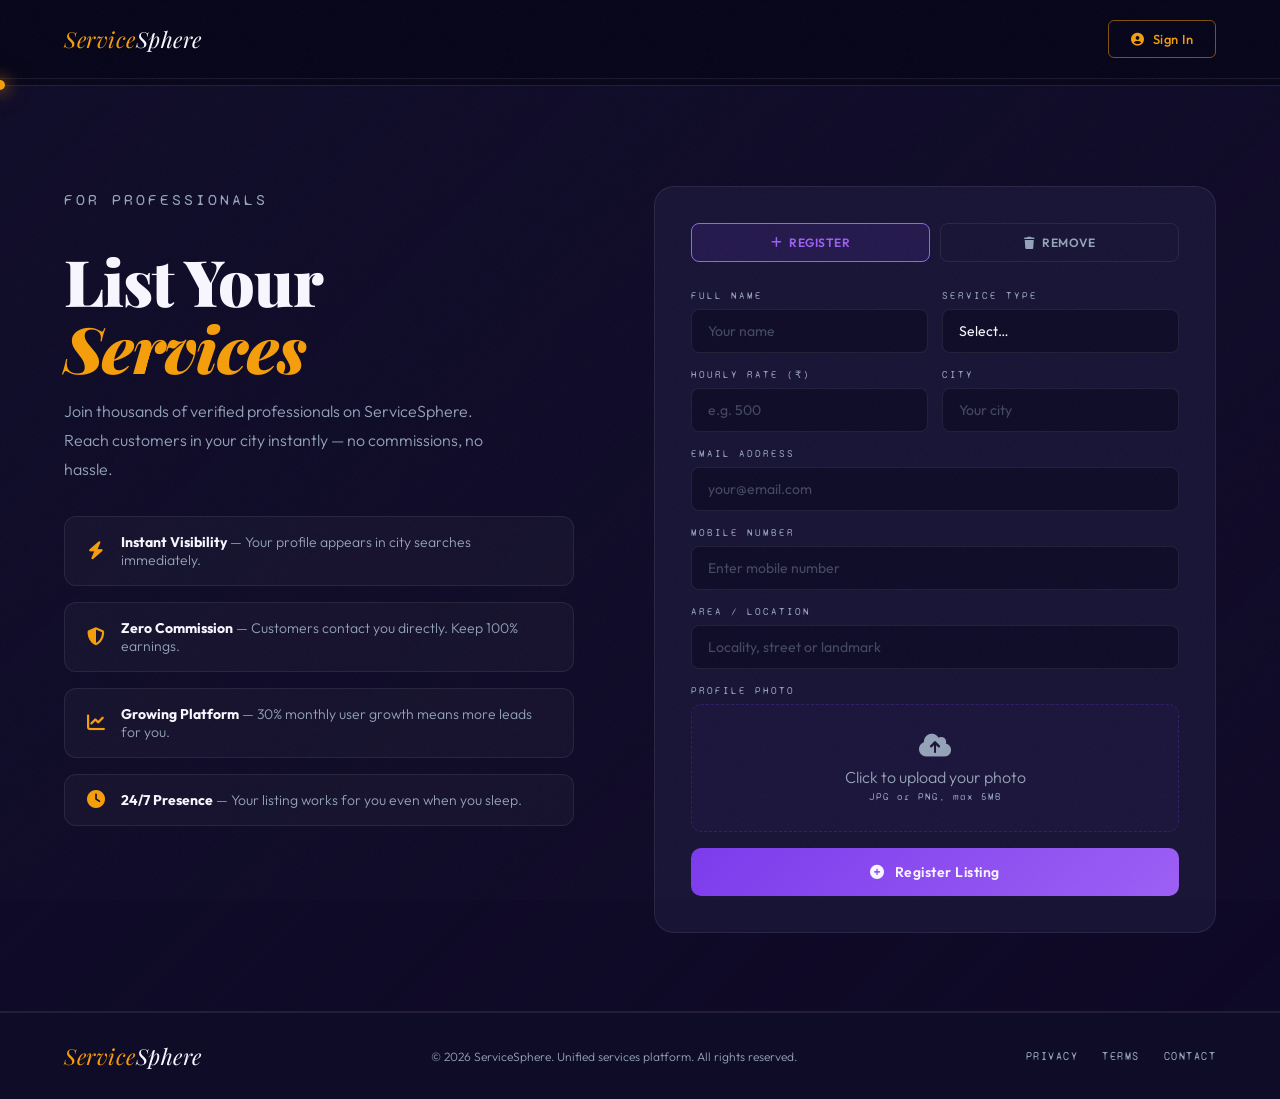
<file: pros.html>
<!DOCTYPE html>
<html lang="en">

<head>
  <meta charset="UTF-8" />
  <meta name="viewport" content="width=device-width, initial-scale=1.0" />
  <title>ServiceSphere — Every Service, One Place</title>
  <link rel="stylesheet" href="Styles/style.css">
  <link rel="preconnect" href="https://fonts.googleapis.com">
  <link rel="preconnect" href="https://fonts.gstatic.com" crossorigin>
  <link
    href="https://fonts.googleapis.com/css2?family=Playfair+Display:ital,wght@0,700;0,900;1,700&family=Outfit:wght@300;400;500;600&family=Syne+Mono&display=swap"
    rel="stylesheet">
  <link rel="stylesheet" href="https://cdnjs.cloudflare.com/ajax/libs/font-awesome/6.6.0/css/all.min.css"
    crossorigin="anonymous" />
</head>

<body>

  <!-- Cursor -->
  <div id="cur-dot"></div>
  <div id="cur-ring"></div>
  <!-- Grain -->
  <div id="grain"></div>

  <!-- ═══ NAVBAR ═══ -->
  <nav class="nav" id="navbar">
    <div class="nav-logo">
      <span><em>Service</em>Sphere</span>
    </div>
    
    <div class="nav-auth-group">
      <button class="nav-login-btn" onclick="openAuth('signin')" id="navLoginBtn">
        <i class="fa-solid fa-circle-user"></i> Sign In
      </button>
      <!-- Logged-in state (hidden by default) -->
      <div class="nav-user-pill hidden" id="navUserPill">
        <div class="nav-user-avatar" id="navUserAvatar">U</div>
        <span id="navUserName">User</span>
        <button class="nav-signout-btn" onclick="doSignOut()" title="Sign out"><i
            class="fa-solid fa-arrow-right-from-bracket"></i></button>
      </div>
    </div>
  </nav>

  <!-- ═══ PROVIDER ═══ -->
  <section class="sec provider-sec" id="provider">
    <div class="prov-inner">
      <div class="prov-left reveal">
        <p class="sec-tag">For Professionals</p>
        <h2 class="sec-title" style="margin-bottom:16px">List Your<br><em>Services</em></h2>
        <p>Join thousands of verified professionals on ServiceSphere. Reach customers in your city instantly — no
          commissions, no hassle.</p>
        <div class="prov-perks">
          <div class="perk">
            <i class="fa-solid fa-bolt"></i>
            <span><strong>Instant Visibility</strong> — Your profile appears in city searches immediately.</span>
          </div>
          <div class="perk">
            <i class="fa-solid fa-shield-halved"></i>
            <span><strong>Zero Commission</strong> — Customers contact you directly. Keep 100% earnings.</span>
          </div>
          <div class="perk">
            <i class="fa-solid fa-chart-line"></i>
            <span><strong>Growing Platform</strong> — 30% monthly user growth means more leads for you.</span>
          </div>
          <div class="perk">
            <i class="fa-solid fa-clock"></i>
            <span><strong>24/7 Presence</strong> — Your listing works for you even when you sleep.</span>
          </div>
        </div>
      </div>

      <div class="prov-form reveal" style="transition-delay:.15s">
        <div class="ptabs">
          <button class="ptab on" id="addTab" onclick="pTab('add')">
            <i class="fa-solid fa-plus"></i> Register
          </button>
          <button class="ptab" id="remTab" onclick="pTab('rem')">
            <i class="fa-solid fa-trash"></i> Remove
          </button>
        </div>

        <!-- ADD -->
        <form id="addForm" onsubmit="doAdd(event)">
          <div class="fg-row">
            <div class="fg">
              <label>Full Name</label>
              <input type="text" id="pName" placeholder="Your name" required />
            </div>
            <div class="fg">
              <label>Service Type</label>
              <select id="pCat" required>
                <option value="" disabled selected>Select…</option>
                <option value="mechanic">Mechanic</option>
                <option value="electrician">Electrician</option>
                <option value="plumber">Plumber</option>
                <option value="cleaner">Home Cleaner</option>
                <option value="carpenter">Carpenter</option>
                <option value="tutor">Tutor</option>
                <option value="nurse">Home Nurse</option>
                <option value="painter">Painter</option>
                <option value="pest">Pest Control</option>
                <option value="ac">AC Service</option>
                <option value="driver">Driver</option>
                <option value="security">Security</option>
              </select>
            </div>
          </div>
          <div class="fg-row">
            <div class="fg">
              <label>Hourly Rate (₹)</label>
              <input type="number" id="pRate" placeholder="e.g. 500" required min="1" />
            </div>
            <div class="fg">
              <label>City</label>
              <input type="text" id="pCity" placeholder="Your city" required />
            </div>
          </div>
          <div class="fg">
            <label>Email Address</label>
            <input type="email" id="pEmail" placeholder="your@email.com" required />
          </div>
          <div class="fg">
            <label>Mobile Number</label>
            <input type="tel" id="pMobile" placeholder="Enter mobile number" required />
          </div>
          <div class="fg">
            <label>Area / Location</label>
            <input type="text" id="pLoc" placeholder="Locality, street or landmark" required />
          </div>
          <div class="fg">
            <label>Profile Photo</label>
            <div class="fdrop" id="fdrop" onclick="document.getElementById('pImg').click()">
              <i class="fa-solid fa-cloud-arrow-up"></i>
              <span id="fdropLbl">Click to upload your photo</span>
              <small>JPG or PNG, max 5MB</small>
            </div>
            <input type="file" id="pImg" accept="image/*" required style="display:none" onchange="onFile(this)" />
          </div>
          <button type="submit" class="submit">
            <i class="fa-solid fa-circle-plus"></i> Register Listing
          </button>
        </form>

        <!-- REMOVE -->
        <form id="remForm" class="hidden" onsubmit="doRemove(event)">
          <div class="fg">
            <label>City Name</label>
            <input type="text" id="rCity" placeholder="City you registered in" required />
          </div>
          <div class="fg">
            <label>Registered Email</label>
            <input type="email" id="rEmail" placeholder="Email used at registration" required />
          </div>
          <div class="chk-row">
            <input type="checkbox" id="rChk" required />
            <label for="rChk">I confirm I want to permanently remove my listing</label>
          </div>
          <button type="submit" class="submit danger">
            <i class="fa-solid fa-trash"></i> Remove Listing
          </button>
        </form>
      </div>
    </div>
  </section>

  <!-- ═══ FOOTER ═══ -->
  <footer>
    <div class="foot-logo">
      <span><em>Service</em>Sphere</span>
    </div>
    <p>© 2026 ServiceSphere. Unified services platform. All rights reserved.</p>
    <div class="foot-links">
      <a href="#">Privacy</a>
      <a href="#">Terms</a>
      <a href="contact.html">Contact</a>
    </div>
  </footer>

  <div id="toast"></div>
  <script src="Scripts/main.js"></script>
</body>

</html>
</file>
<file: Styles/style.css>
/* ═══════════════════════════════════════════
   TOKENS & RESET
═══════════════════════════════════════════ */
:root {
  --ink: #08061a;
  --ink2: #0f0c28;
  --ink3: #181435;
  --violet: #7c3aed;
  --violet2: #9d5ff5;
  --amber: #f59e0b;
  --amber2: #fcd34d;
  --rose: #f43f5e;
  --teal: #14b8a6;
  --slate: #94a3b8;
  --white: #f8f6ff;
  --glass: rgba(255, 255, 255, 0.04);
  --glass2: rgba(255, 255, 255, 0.08);
  --border: rgba(255, 255, 255, 0.08);
  --gv: rgba(124, 58, 237, 0.18);
  --ga: rgba(245, 158, 11, 0.18);
  --ff-head: 'Playfair Display', serif;
  --ff-body: 'Outfit', sans-serif;
  --ff-mono: 'Syne Mono', monospace;
  --ease: cubic-bezier(.22, 1, .36, 1);
}

*,
*::before,
*::after {
  margin: 0;
  padding: 0;
  box-sizing: border-box;
}

html {
  scroll-behavior: smooth;
  font-size: 16px;
}

body {
  background: var(--ink);
  color: var(--white);
  font-family: var(--ff-body);
  font-weight: 300;
  overflow-x: hidden;
  cursor: none;
}

a {
  text-decoration: none;
  color: inherit;
}

button {
  font-family: var(--ff-body);
  cursor: none;
}

input,
select,
textarea {
  font-family: var(--ff-body);
}

img {
  display: block;
}

/* ═══════════════════════════════════════════
   CUSTOM CURSOR
═══════════════════════════════════════════ */
#cur-dot {
  position: fixed;
  width: 10px;
  height: 10px;
  background: var(--amber);
  border-radius: 50%;
  pointer-events: none;
  z-index: 99999;
  transform: translate(-50%, -50%);
  box-shadow: 0 0 16px var(--amber), 0 0 32px rgba(245, 158, 11, .4);
  transition: width .15s, height .15s, background .2s;
}

body.chov #cur-dot {
  width: 14px;
  height: 14px;
  background: var(--white);
}

/* ═══════════════════════════════════════════
   NOISE GRAIN
═══════════════════════════════════════════ */
#grain {
  position: fixed;
  inset: 0;
  z-index: 9990;
  pointer-events: none;
  opacity: .03;
  background-image: url("data:image/svg+xml,%3Csvg viewBox='0 0 512 512' xmlns='http://www.w3.org/2000/svg'%3E%3Cfilter id='n'%3E%3CfeTurbulence type='fractalNoise' baseFrequency='.75' numOctaves='4' stitchTiles='stitch'/%3E%3C/filter%3E%3Crect width='100%25' height='100%25' filter='url(%23n)'/%3E%3C/svg%3E");
  background-size: 200px;
  animation: grainA .4s steps(3) infinite;
}

@keyframes grainA {
  0% {
    transform: translate(0, 0);
  }

  33% {
    transform: translate(-3px, 2px);
  }

  66% {
    transform: translate(2px, -3px);
  }

  100% {
    transform: translate(-1px, 1px);
  }
}

/* ═══════════════════════════════════════════
   NAVBAR
═══════════════════════════════════════════ */
.nav {
  position: fixed;
  top: 0;
  left: 0;
  right: 0;
  z-index: 1000;
  display: flex;
  align-items: center;
  justify-content: space-between;
  padding: 20px 5%;
  background: rgba(8, 6, 26, .6);
  backdrop-filter: blur(24px);
  border-bottom: 1px solid var(--border);
  transition: padding .3s;
}

.nav.scrolled {
  padding: 14px 5%;
}

.nav-logo {
  display: flex;
  align-items: center;
  gap: 10px;
  font-family: var(--ff-head);
  font-size: 22px;
  font-style: italic;
  letter-spacing: .5px;
}

.nav-logo .dot {
  width: 10px;
  height: 10px;
  background: var(--amber);
  border-radius: 50%;
  box-shadow: 0 0 12px var(--amber);
  animation: dotPulse 2.5s ease infinite;
}

@keyframes dotPulse {

  0%,
  100% {
    box-shadow: 0 0 8px var(--amber);
  }

  50% {
    box-shadow: 0 0 24px var(--amber), 0 0 48px rgba(245, 158, 11, .3);
  }
}

.nav-logo span em {
  color: var(--amber);
  font-style: italic;
}

.nav-menu {
  display: flex;
  list-style: none;
  gap: 36px;
}

.nav-menu a {
  font-size: 13px;
  font-weight: 500;
  letter-spacing: 1.5px;
  text-transform: uppercase;
  color: var(--slate);
  position: relative;
  padding: 4px 0;
  transition: color .3s;
}

.nav-menu a::after {
  content: '';
  position: absolute;
  bottom: 0;
  left: 0;
  width: 0;
  height: 1px;
  background: var(--amber);
  transition: width .4s var(--ease);
}

.nav-menu a:hover {
  color: var(--white);
}

.nav-menu a:hover::after {
  width: 100%;
}

.nav-cta {
  padding: 10px 24px;
  background: linear-gradient(135deg, var(--violet), var(--violet2));
  border-radius: 6px;
  font-size: 13px;
  font-weight: 500;
  letter-spacing: 1px;
  text-transform: uppercase;
  transition: box-shadow .3s, transform .2s;
  box-shadow: 0 0 0 0 rgba(124, 58, 237, 0);
}

.nav-cta:hover {
  box-shadow: 0 0 32px rgba(124, 58, 237, .5);
  transform: translateY(-1px);
}

/* ═══════════════════════════════════════════
   HERO
═══════════════════════════════════════════ */
.hero {
  position: relative;
  min-height: 100svh;
  display: grid;
  grid-template-columns: 1fr 1fr;
  align-items: center;
  padding: 120px 5% 80px;
  overflow: hidden;
  gap: 60px;
}

/* animated gradient mesh */
.hero-mesh {
  position: absolute;
  inset: 0;
  z-index: 0;
  background:
    radial-gradient(ellipse 60% 50% at 10% 60%, rgba(124, 58, 237, .2), transparent),
    radial-gradient(ellipse 50% 60% at 90% 20%, rgba(245, 158, 11, .12), transparent),
    radial-gradient(ellipse 40% 40% at 50% 100%, rgba(20, 184, 166, .08), transparent);
  animation: meshShift 12s ease-in-out infinite alternate;
}

@keyframes meshShift {
  0% {
    background-position: 0% 0%, 100% 0%, 50% 100%;
  }

  100% {
    background-position: 5% 10%, 95% 15%, 55% 90%;
  }
}

/* grid lines */
.hero-grid {
  position: absolute;
  inset: 0;
  z-index: 0;
  background-image:
    linear-gradient(rgba(255, 255, 255, .025) 1px, transparent 1px),
    linear-gradient(90deg, rgba(255, 255, 255, .025) 1px, transparent 1px);
  background-size: 64px 64px;
  animation: gridDrift 24s linear infinite;
}

@keyframes gridDrift {
  from {
    transform: translateY(0);
  }

  to {
    transform: translateY(64px);
  }
}

.hero-left {
  position: relative;
  z-index: 2;
}

.hero-title {
  font-family: var(--ff-head);
  font-size: clamp(52px, 6.5vw, 96px);
  font-weight: 900;
  line-height: .95;
  letter-spacing: -1px;
  margin-bottom: 24px;
}

.hero-title .l1 {
  display: block;
  color: var(--white);
  animation: fadeUp .7s .1s var(--ease) both;
}

.hero-title .l2 {
  display: block;
  background: linear-gradient(90deg, var(--amber), var(--violet2));
  -webkit-background-clip: text;
  -webkit-text-fill-color: transparent;
  background-clip: text;
  animation: fadeUp .7s .2s var(--ease) both;
}

.hero-title .l3 {
  display: block;
  color: var(--white);
  font-style: italic;
  animation: fadeUp .7s .3s var(--ease) both;
}

@keyframes fadeUp {
  from {
    opacity: 0;
    transform: translateY(30px);
  }

  to {
    opacity: 1;
    transform: translateY(0);
  }
}

.hero-desc {
  font-size: 17px;
  line-height: 1.75;
  color: var(--slate);
  max-width: 480px;
  margin-bottom: 40px;
  animation: fadeUp .7s .4s var(--ease) both;
}

.hero-desc strong {
  color: var(--white);
  font-weight: 500;
}

.hero-btns {
  display: flex;
  gap: 16px;
  flex-wrap: wrap;
  animation: fadeUp .7s .5s var(--ease) both;
}

.btn-primary {
  display: inline-flex;
  align-items: center;
  gap: 10px;
  padding: 15px 32px;
  background: linear-gradient(135deg, var(--amber), #e08000);
  color: var(--ink);
  font-weight: 600;
  font-size: 14px;
  letter-spacing: .5px;
  border-radius: 8px;
  transition: box-shadow .3s, transform .2s;
}

.btn-primary:hover {
  box-shadow: 0 0 40px rgba(245, 158, 11, .5), 0 12px 40px rgba(0, 0, 0, .4);
  transform: translateY(-2px);
}

.btn-outline {
  display: inline-flex;
  align-items: center;
  gap: 10px;
  padding: 15px 32px;
  border: 1px solid rgba(255, 255, 255, .15);
  border-radius: 8px;
  color: var(--white);
  font-size: 14px;
  font-weight: 400;
  transition: border-color .3s, background .3s, transform .2s;
}

.btn-outline:hover {
  border-color: rgba(255, 255, 255, .35);
  background: rgba(255, 255, 255, .05);
  transform: translateY(-2px);
}

/* Marquee ticker */
.hero-ticker {
  display: flex;
  gap: 16px;
  margin-top: 48px;
  font-family: var(--ff-mono);
  font-size: 11px;
  letter-spacing: 1.5px;
  text-transform: uppercase;
  color: rgba(148, 163, 184, .5);
  animation: fadeUp .7s .6s var(--ease) both;
  flex-wrap: wrap;
}

.hero-ticker .sep {
  color: var(--amber);
  opacity: .4;
}

/* RIGHT — Animated visual */
.hero-right {
  position: relative;
  z-index: 2;
  display: flex;
  align-items: center;
  justify-content: center;
  animation: fadeUp .9s .3s var(--ease) both;
}

.vis-wrap {
  position: relative;
  width: 440px;
  height: 440px;
  flex-shrink: 0;
}

.vis-ring {
  position: absolute;
  border-radius: 50%;
  border: 1px solid;
  animation-timing-function: linear;
  animation-iteration-count: infinite;
}

.vr1 {
  inset: 0;
  border-color: rgba(124, 58, 237, .25);
  animation: spin1 18s linear infinite;
}

.vr2 {
  inset: 24px;
  border-color: rgba(245, 158, 11, .2);
  border-style: dashed;
  animation: spin1 26s linear infinite reverse;
}

.vr3 {
  inset: 56px;
  border-color: rgba(20, 184, 166, .15);
  animation: spin1 36s linear infinite;
}

@keyframes spin1 {
  from {
    transform: rotate(0);
  }

  to {
    transform: rotate(360deg);
  }
}

.vis-center {
  position: absolute;
  inset: 100px;
  background: radial-gradient(circle, rgba(124, 58, 237, .25), rgba(8, 6, 26, .8));
  border-radius: 50%;
  border: 1px solid rgba(124, 58, 237, .3);
  display: flex;
  flex-direction: column;
  align-items: center;
  justify-content: center;
  gap: 4px;
  box-shadow: 0 0 60px rgba(124, 58, 237, .15), inset 0 0 40px rgba(124, 58, 237, .08);
  animation: corePulse 4s ease-in-out infinite;
}

@keyframes corePulse {

  0%,
  100% {
    box-shadow: 0 0 60px rgba(124, 58, 237, .15), inset 0 0 40px rgba(124, 58, 237, .08);
  }

  50% {
    box-shadow: 0 0 100px rgba(124, 58, 237, .3), inset 0 0 60px rgba(124, 58, 237, .15);
  }
}

.vis-center .vc-num {
  font-family: var(--ff-head);
  font-size: 52px;
  font-weight: 900;
  background: linear-gradient(135deg, var(--amber), var(--violet2));
  -webkit-background-clip: text;
  -webkit-text-fill-color: transparent;
  background-clip: text;
  line-height: 1;
}

.vis-center .vc-lbl {
  font-family: var(--ff-mono);
  font-size: 10px;
  letter-spacing: 2px;
  text-transform: uppercase;
  color: var(--slate);
}

/* Orbit icons */
.oi {
  position: absolute;
  width: 52px;
  height: 52px;
  background: var(--ink3);
  border: 1px solid var(--border);
  border-radius: 14px;
  display: flex;
  align-items: center;
  justify-content: center;
  font-size: 18px;
  color: var(--amber);
  box-shadow: 0 4px 24px rgba(0, 0, 0, .5);
  transition: transform .3s, box-shadow .3s;
}

.oi:hover {
  box-shadow: 0 0 24px rgba(245, 158, 11, .4);
  transform: scale(1.15) !important;
}

.oi1 {
  top: 10px;
  left: 50%;
  margin-left: -26px;
}

.oi2 {
  top: 22%;
  right: 2%;
  color: #7c3aed;
}

.oi3 {
  bottom: 22%;
  right: 2%;
  color: #14b8a6;
}

.oi4 {
  bottom: 10px;
  left: 50%;
  margin-left: -26px;
  color: #f43f5e;
}

.oi5 {
  bottom: 22%;
  left: 2%;
  color: #f59e0b;
}

.oi6 {
  top: 22%;
  left: 2%;
  color: #9d5ff5;
}

/* floating animation */
.oi1 {
  animation: floatB 4s ease-in-out infinite;
}

.oi2 {
  animation: floatB 5s .5s ease-in-out infinite;
}

.oi3 {
  animation: floatB 4.5s 1s ease-in-out infinite;
}

.oi4 {
  animation: floatB 5.5s 1.5s ease-in-out infinite;
}

.oi5 {
  animation: floatB 4s 2s ease-in-out infinite;
}

.oi6 {
  animation: floatB 6s 2.5s ease-in-out infinite;
}

@keyframes floatB {

  0%,
  100% {
    transform: translateY(0);
  }

  50% {
    transform: translateY(-9px);
  }
}

/* connection lines */
.vis-wrap svg {
  position: absolute;
  inset: 0;
  pointer-events: none;
  z-index: -1;
}

/* ═══════════════════════════════════════════
   SECTION COMMONS
═══════════════════════════════════════════ */
.sec {
  margin-top: 85px;
  padding-top: 100px;
  padding-bottom: 78px;
  padding-left: 5%;
  padding-right: 5%;
}

.sec-tag {
  font-family: var(--ff-mono);
  font-size: 11px;
  letter-spacing: 3px;
  text-transform: uppercase;
  color: var(--violet2);
  margin-bottom: 12px;
}

.sec-title {
  font-family: var(--ff-head);
  font-size: clamp(38px, 5vw, 64px);
  font-weight: 900;
  letter-spacing: -1px;
  line-height: 1.05;
}

.sec-title em {
  color: var(--amber);
  font-style: italic;
}

.sec-hd {
  margin-bottom: 40px;
}

/* ═══════════════════════════════════════════
   SERVICES GRID
═══════════════════════════════════════════ */
.services-sec {
  background: var(--ink);
}

/* ── Marquee wrapper ── */
.svc-marquee-outer {
  padding-top: 20px;
  overflow: hidden;
  position: relative;
  /* fade edges */
  -webkit-mask-image: linear-gradient(90deg, transparent 0%, #000 8%, #000 92%, transparent 100%);
  mask-image: linear-gradient(90deg, transparent 0%, #000 8%, #000 92%, transparent 100%);
}

.svc-marquee-outer:hover .svc-track {
  animation-play-state: paused;
}

.svc-track {
  display: flex;
  gap: 20px;
  width: max-content;
  animation: marqueeScroll 38s linear infinite;
}

@keyframes marqueeScroll {
  0% {
    transform: translateX(-50%);
  }

  100% {
    transform: translateX(0);
  }
}

.svc-track-2 {
  display: flex;
  gap: 20px;
  width: max-content;
  animation: marqueeScroll-2 38s linear infinite;
}

@keyframes marqueeScroll-2 {
  0% {
    transform: translateX(0);
  }

  100% {
    transform: translateX(-50%);
  }
}

/* Two rows */
.svc-row {
  display: flex;
  gap: 20px;
  margin-bottom: 20px;
}

.svc-row:last-child {
  margin-bottom: 0;
}

.svc-grid {
  display: grid;
  grid-template-columns: repeat(auto-fill, minmax(260px, 1fr));
  gap: 18px;
}

.svc-card {
  position: relative;
  background: var(--ink3);
  border: 1px solid var(--border);
  border-radius: 18px;
  padding: 32px 28px 28px;
  cursor: pointer;
  overflow: hidden;
  transition: transform .4s var(--ease), border-color .3s, box-shadow .4s;
}

.svc-card::before {
  content: '';
  position: absolute;
  inset: 0;
  background: radial-gradient(circle at 80% 20%, var(--card-glow, rgba(124, 58, 237, .12)), transparent 60%);
  opacity: 0;
  transition: opacity .4s;
}

.svc-card:hover {
  transform: translateY(-7px);
  border-color: var(--card-accent, var(--violet2));
  box-shadow: 0 0 0 1px var(--card-accent, var(--violet2)),
    0 24px 64px rgba(0, 0, 0, .5),
    0 0 40px var(--card-glow, rgba(124, 58, 237, .15));
}

.svc-card:hover::before {
  opacity: 1;
}

.svc-card:hover .svc-arr {
  background: var(--card-accent, var(--violet2));
  border-color: var(--card-accent, var(--violet2));
  color: var(--ink);
  transform: rotate(45deg);
}

.svc-ico {
  width: 54px;
  height: 54px;
  border-radius: 14px;
  display: flex;
  align-items: center;
  justify-content: center;
  font-size: 22px;
  margin-bottom: 20px;
  background: rgba(255, 255, 255, .04);
  border: 1px solid rgba(255, 255, 255, .08);
  color: var(--card-accent, var(--violet2));
  transition: box-shadow .3s;
}

.svc-card:hover .svc-ico {
  box-shadow: 0 0 20px var(--card-glow, rgba(124, 58, 237, .4));
}

.svc-name {
  font-family: var(--ff-body);
  font-size: 17px;
  font-weight: 600;
  margin-bottom: 8px;
}

.svc-desc {
  font-size: 13.5px;
  line-height: 1.7;
  color: var(--slate);
}

.svc-arr {
  position: absolute;
  bottom: 20px;
  right: 20px;
  width: 34px;
  height: 34px;
  border-radius: 50%;
  border: 1px solid rgba(255, 255, 255, .1);
  display: flex;
  align-items: center;
  justify-content: center;
  font-size: 13px;
  color: var(--slate);
  transition: all .2s;
}

/* ═══════════════════════════════════════════
   FIND SECTION
═══════════════════════════════════════════ */
.find-sec {
  background: var(--ink2);
  border-top: 1px solid var(--border);
  border-bottom: 1px solid var(--border);
}

.chips-row {
  display: flex;
  flex-wrap: wrap;
  gap: 9px;
  margin-bottom: 32px;
}

.chip {
  display: inline-flex;
  align-items: center;
  gap: 7px;
  padding: 8px 18px;
  background: rgba(255, 255, 255, .04);
  border: 1px solid rgba(255, 255, 255, .08);
  border-radius: 100px;
  font-size: 12px;
  font-weight: 500;
  letter-spacing: .5px;
  color: var(--slate);
  transition: all .25s;
}

.chip:hover,
.chip.on {
  background: rgba(124, 58, 237, .12);
  border-color: var(--violet2);
  color: var(--white);
}

.chip.on {
  color: var(--violet2);
}

.search-row {
  display: flex;
  gap: 12px;
  max-width: 640px;
  margin-bottom: 48px;
  align-items: stretch;
}

.s-bar {
  flex: 1;
  display: flex;
  align-items: center;
  gap: 12px;
  background: var(--ink3);
  border: 1px solid var(--border);
  border-radius: 10px;
  padding: 0 20px;
  transition: border-color .3s, box-shadow .3s;
}

.s-bar:focus-within {
  border-color: var(--violet2);
  box-shadow: 0 0 0 3px rgba(124, 58, 237, .12);
}

.s-bar i {
  color: var(--slate);
  font-size: 15px;
}

.s-bar input {
  flex: 1;
  background: transparent;
  border: none;
  outline: none;
  color: var(--white);
  font-size: 15px;
  padding: 16px 0;
}

.s-bar input::placeholder {
  color: var(--slate);
}

.s-go {
  padding: 0 28px;
  background: linear-gradient(135deg, var(--violet), var(--violet2));
  border: none;
  border-radius: 10px;
  color: var(--white);
  font-size: 13px;
  font-weight: 600;
  letter-spacing: .5px;
  transition: box-shadow .3s, transform .2s;
  white-space: nowrap;
}

.s-go:hover {
  box-shadow: 0 0 28px rgba(124, 58, 237, .5);
  transform: scale(1.02);
}

/* Result Cards */
#results-wrap {
  min-height: 60px;
}

.r-grid {
  display: grid;
  grid-template-columns: repeat(auto-fill, minmax(270px, 1fr));
  gap: 20px;
}

.r-card {
  background: var(--ink3);
  border: 1px solid var(--border);
  border-radius: 16px;
  overflow: hidden;
  transition: transform .35s var(--ease), border-color .3s, box-shadow .35s;
  animation: cardIn .5s var(--ease) both;
}

@keyframes cardIn {
  from {
    opacity: 0;
    transform: translateY(18px);
  }

  to {
    opacity: 1;
    transform: translateY(0);
  }
}

.r-card:hover {
  transform: translateY(-5px);
  border-color: rgba(124, 58, 237, .5);
  box-shadow: 0 20px 50px rgba(0, 0, 0, .5), 0 0 30px rgba(124, 58, 237, .1);
}

.r-card img {
  width: 100%;
  height: 170px;
  object-fit: cover;
  filter: brightness(.88);
  transition: filter .3s;
}

.r-card:hover img {
  filter: brightness(1);
}

.r-card-body {
  padding: 20px;
}

.r-badge {
  display: inline-flex;
  align-items: center;
  gap: 6px;
  padding: 4px 12px;
  border-radius: 100px;
  background: rgba(124, 58, 237, .12);
  border: 1px solid rgba(124, 58, 237, .2);
  font-size: 10px;
  font-weight: 600;
  letter-spacing: 1px;
  text-transform: uppercase;
  color: var(--violet2);
  margin-bottom: 10px;
}

.r-name {
  font-size: 16px;
  font-weight: 600;
  margin-bottom: 4px;
}

.r-loc {
  display: flex;
  align-items: center;
  gap: 6px;
  font-size: 13px;
  color: var(--slate);
  margin-bottom: 14px;
}

.r-loc i {
  color: var(--amber);
  font-size: 11px;
}

.r-foot {
  display: flex;
  align-items: center;
  justify-content: space-between;
  padding-top: 14px;
  border-top: 1px solid var(--border);
}

.r-rate {
  font-family: var(--ff-head);
  font-size: 26px;
  color: var(--amber);
}

.r-rate small {
  display: block;
  font-family: var(--ff-mono);
  font-size: 10px;
  color: var(--slate);
  letter-spacing: 1px;
  margin-top: -4px;
  position: static;
}

.r-contact {
  display: flex;
  align-items: center;
  gap: 6px;
  padding: 9px 16px;
  border-radius: 8px;
  background: rgba(245, 158, 11, .1);
  border: 1px solid rgba(245, 158, 11, .2);
  font-size: 12px;
  font-weight: 600;
  color: var(--amber);
  transition: all .3s;
}

.r-contact:hover {
  background: var(--amber);
  color: var(--ink);
  border-color: var(--amber);
}

.empty {
  text-align: center;
  padding: 64px 20px;
  color: var(--slate);
}

.empty .ei {
  font-family: var(--ff-head);
  font-size: 64px;
  color: rgba(124, 58, 237, .15);
  margin-bottom: 12px;
  animation: corePulse 3s ease-in-out infinite;
}

.empty p {
  font-size: 18px;
  margin-bottom: 6px;
  color: var(--white);
}

.empty span {
  font-family: var(--ff-mono);
  font-size: 11px;
  letter-spacing: 2px;
}

/* ═══════════════════════════════════════════
   HOW IT WORKS
═══════════════════════════════════════════ */
.how-sec {
  background: var(--ink);
}

.steps-row {
  display: grid;
  grid-template-columns: repeat(4, 1fr);
  gap: 0;
  position: relative;
}

.steps-row::before {
  content: '';
  position: absolute;
  top: 60px;
  left: calc(12.5% + 20px);
  right: calc(12.5% + 20px);
  height: 1px;
  background: linear-gradient(90deg, transparent, var(--violet2), var(--amber), transparent);
  z-index: 0;
}

.step {
  display: flex;
  flex-direction: column;
  align-items: center;
  text-align: center;
  padding: 0 20px;
  position: relative;
  z-index: 1;
  opacity: 0;
  transform: translateY(24px);
  transition: opacity .6s, transform .6s;
}

.step.vis {
  opacity: 1;
  transform: translateY(0);
}

.step-num {
  font-family: var(--ff-head);
  font-size: 88px;
  font-weight: 900;
  color: rgba(124, 58, 237, .07);
  line-height: 1;
  margin-bottom: -20px;
}

.step-ico {
  width: 64px;
  height: 64px;
  border-radius: 16px;
  background: var(--ink2);
  border: 1px solid var(--border);
  display: flex;
  align-items: center;
  justify-content: center;
  font-size: 24px;
  color: var(--amber);
  margin-bottom: 20px;
  position: relative;
  z-index: 2;
  transition: box-shadow .3s, border-color .3s;
}

.step:hover .step-ico {
  box-shadow: 0 0 30px rgba(245, 158, 11, .3);
  border-color: rgba(245, 158, 11, .4);
}

.step h4 {
  font-size: 16px;
  font-weight: 600;
  margin-bottom: 10px;
}

.step p {
  font-size: 13.5px;
  line-height: 1.7;
  color: var(--slate);
}

/* ═══════════════════════════════════════════
   PROVIDER SECTION
═══════════════════════════════════════════ */
.provider-sec {
  background: linear-gradient(135deg, var(--ink2) 0%, rgba(124, 58, 237, .06) 100%);
  border-top: 1px solid var(--border);
  border-bottom: 1px solid var(--border);
}

.prov-inner {
  display: grid;
  grid-template-columns: 1fr 1fr;
  gap: 80px;
  align-items: start;
}

.prov-left .sec-title {
  margin-bottom: 16px;
}

.prov-left p {
  font-size: 16px;
  line-height: 1.8;
  color: var(--slate);
  margin-bottom: 32px;
  max-width: 420px;
}

.prov-perks {
  display: flex;
  flex-direction: column;
  gap: 16px;
}

.perk {
  display: flex;
  align-items: center;
  gap: 14px;
  padding: 16px 20px;
  background: rgba(255, 255, 255, .03);
  border: 1px solid var(--border);
  border-radius: 12px;
}

.perk i {
  font-size: 18px;
  color: var(--amber);
  width: 22px;
  text-align: center;
  flex-shrink: 0;
}

.perk span {
  font-size: 14px;
  color: var(--slate);
}

.perk strong {
  color: var(--white);
}

/* FORM */
.prov-form {
  background: var(--ink3);
  border: 1px solid var(--border);
  border-radius: 20px;
  padding: 36px;
}

.ptabs {
  display: flex;
  gap: 10px;
  margin-bottom: 28px;
}

.ptab {
  flex: 1;
  padding: 11px;
  border: 1px solid var(--border);
  border-radius: 8px;
  background: transparent;
  font-size: 12px;
  font-weight: 600;
  letter-spacing: .5px;
  text-transform: uppercase;
  color: var(--slate);
  transition: all .3s;
  display: flex;
  align-items: center;
  justify-content: center;
  gap: 7px;
}

.ptab.on {
  background: rgba(124, 58, 237, .12);
  border-color: var(--violet2);
  color: var(--violet2);
}

.fg {
  display: flex;
  flex-direction: column;
  gap: 7px;
  margin-bottom: 16px;
}

.fg label {
  font-family: var(--ff-mono);
  font-size: 10px;
  letter-spacing: 2px;
  text-transform: uppercase;
  color: var(--slate);
}

.fg input,
.fg select {
  background: var(--ink2);
  border: 1px solid var(--border);
  border-radius: 8px;
  padding: 12px 16px;
  color: var(--white);
  font-size: 14px;
  outline: none;
  transition: border-color .3s, box-shadow .3s;
  -webkit-appearance: none;
}

.fg input:focus,
.fg select:focus {
  border-color: var(--violet2);
  box-shadow: 0 0 0 3px rgba(124, 58, 237, .1);
}

.fg input::placeholder {
  color: rgba(148, 163, 184, .4);
}

.fg select option {
  background: var(--ink2);
}

.fg-row {
  display: grid;
  grid-template-columns: 1fr 1fr;
  gap: 14px;
}

.fdrop {
  border: 1.5px dashed rgba(124, 58, 237, .25);
  border-radius: 10px;
  padding: 28px;
  text-align: center;
  color: var(--slate);
  cursor: pointer;
  transition: all .3s;
  background: rgba(124, 58, 237, .03);
}

.fdrop:hover {
  border-color: var(--violet2);
  background: rgba(124, 58, 237, .07);
  color: var(--violet2);
}

.fdrop i {
  font-size: 26px;
  margin-bottom: 8px;
  display: block;
}

.fdrop small {
  font-family: var(--ff-mono);
  font-size: 10px;
  letter-spacing: 1px;
  display: block;
  margin-top: 4px;
}

.chk-row {
  display: flex;
  align-items: center;
  gap: 10px;
  margin: 12px 0;
}

.chk-row input {
  accent-color: var(--violet2);
  width: 16px;
  height: 16px;
}

.chk-row label {
  font-size: 13px;
  color: var(--slate);
}

.submit {
  width: 100%;
  padding: 15px;
  border: none;
  border-radius: 10px;
  background: linear-gradient(135deg, var(--violet), var(--violet2));
  color: var(--white);
  font-size: 14px;
  font-weight: 600;
  letter-spacing: .5px;
  margin-top: 8px;
  transition: box-shadow .3s, transform .2s;
  display: flex;
  align-items: center;
  justify-content: center;
  gap: 10px;
}

.submit:hover {
  box-shadow: 0 0 40px rgba(124, 58, 237, .5);
  transform: translateY(-2px);
}

.submit.danger {
  background: linear-gradient(135deg, #dc2626, #f87171);
}

.submit.danger:hover {
  box-shadow: 0 0 40px rgba(244, 63, 94, .4);
}

.hidden {
  display: none !important;
}

/* ═══════════════════════════════════════════
   CTA
═══════════════════════════════════════════ */
.cta-sec {
  padding: 100px 5%;
  text-align: center;
  background: var(--ink);
  position: relative;
  overflow: hidden;
}

.cta-sec::before {
  content: '';
  position: absolute;
  inset: 0;
  background: radial-gradient(ellipse 60% 80% at 50% 50%, rgba(124, 58, 237, .1), transparent);
  pointer-events: none;
}

.cta-inner {
  position: relative;
  z-index: 1;
  max-width: 640px;
  margin: 0 auto;
}

.cta-inner .sec-tag {
  margin-bottom: 16px;
}

.cta-title {
  font-family: var(--ff-head);
  font-size: clamp(38px, 5vw, 64px);
  font-weight: 900;
  letter-spacing: -1px;
  line-height: 1.05;
  margin-bottom: 20px;
}

.cta-title em {
  color: var(--amber);
}

.cta-sub {
  font-size: 16px;
  color: var(--slate);
  margin-bottom: 40px;
  line-height: 1.7;
}

.cta-btns {
  display: flex;
  gap: 16px;
  justify-content: center;
  flex-wrap: wrap;
}

/* ═══════════════════════════════════════════
   FOOTER
═══════════════════════════════════════════ */
footer {
  display: flex;
  align-items: center;
  justify-content: space-between;
  padding: 28px 5%;
  border-top: 1px solid var(--border);
  background: var(--ink2);
  flex-wrap: wrap;
  gap: 16px;
}

.foot-logo {
  display: flex;
  align-items: center;
  gap: 10px;
  font-family: var(--ff-head);
  font-size: 22px;
  font-style: italic;
  letter-spacing: .5px;
}

.foot-logo .dot {
  width: 10px;
  height: 10px;
  background: var(--amber);
  border-radius: 50%;
  box-shadow: 0 0 12px var(--amber);
  animation: dotPulse 2.5s ease infinite;
}

@keyframes dotPulse {

  0%,
  100% {
    box-shadow: 0 0 8px var(--amber);
  }

  50% {
    box-shadow: 0 0 24px var(--amber), 0 0 48px rgba(245, 158, 11, .3);
  }
}

.foot-logo span em {
  color: var(--amber);
  font-style: italic;
}

footer p {
  font-size: 12px;
  color: var(--slate);
}

.foot-links {
  display: flex;
  gap: 24px;
}

.foot-links a {
  font-family: var(--ff-mono);
  font-size: 11px;
  letter-spacing: 1.5px;
  text-transform: uppercase;
  color: var(--slate);
  transition: color .2s;
}

.foot-links a:hover {
  color: var(--amber);
}

/* ═══════════════════════════════════════════
   TOAST
═══════════════════════════════════════════ */
#toast {
  position: fixed;
  bottom: 30px;
  left: 50%;
  transform: translateX(-50%) translateY(10px);
  background: var(--ink3);
  border: 1px solid rgba(124, 58, 237, .3);
  border-radius: 100px;
  padding: 12px 28px;
  font-family: var(--ff-mono);
  font-size: 12px;
  letter-spacing: 1px;
  color: var(--violet2);
  z-index: 9995;
  opacity: 0;
  transition: opacity .3s, transform .3s;
  pointer-events: none;
  box-shadow: 0 8px 40px rgba(0, 0, 0, .6);
}

#toast.show {
  opacity: 1;
  transform: translateX(-50%) translateY(0);
}

/* ═══════════════════════════════════════════
   SCROLL REVEAL
═══════════════════════════════════════════ */
.reveal {
  opacity: 0;
  transform: translateY(28px);
  transition: opacity .7s var(--ease), transform .7s var(--ease);
}

.reveal.vis {
  opacity: 1;
  transform: translateY(0);
}

/* ═══════════════════════════════════════════
   RESPONSIVE
═══════════════════════════════════════════ */
@media(max-width:960px) {
  .hero {
    grid-template-columns: 1fr;
    text-align: center;
    padding: 100px 5% 60px;
  }

  .hero-desc {
    margin: 0 auto 40px;
  }

  .hero-btns {
    justify-content: center;
  }

  .hero-ticker {
    justify-content: center;
  }

  .hero-right {
    display: none;
  }

  .stats-strip {
    grid-template-columns: repeat(2, 1fr);
  }

  .stat-cell:nth-child(2) {
    border-right: none;
  }

  .stat-cell:nth-child(3) {
    border-top: 1px solid var(--border);
  }

  .stat-cell:nth-child(4) {
    border-top: 1px solid var(--border);
    border-right: none;
  }

  .steps-row {
    grid-template-columns: 1fr 1fr;
    gap: 32px;
  }

  .steps-row::before {
    display: none;
  }

  .prov-inner {
    grid-template-columns: 1fr;
  }

  .nav-menu,
  .nav-cta {
    display: none;
  }
}

@media(max-width:560px) {

  .svc-grid,
  .r-grid {
    grid-template-columns: 1fr;
  }

  .stats-strip {
    grid-template-columns: 1fr 1fr;
  }

  .fg-row {
    grid-template-columns: 1fr;
  }

  .prov-form {
    padding: 24px 18px;
  }

  .steps-row {
    grid-template-columns: 1fr;
  }

  .hero-title {
    font-size: 48px;
  }

  .search-row {
    flex-direction: column;
  }

  .s-go {
    padding: 14px;
  }
}

/* ═══════════════════════════════════════════
   NAV AUTH
═══════════════════════════════════════════ */
.nav-auth-group {
  display: flex;
  align-items: center;
  gap: 12px;
}

.nav-login-btn {
  display: flex;
  align-items: center;
  gap: 8px;
  padding: 10px 22px;
  background: transparent;
  border: 1px solid rgba(245, 158, 11, .5);
  border-radius: 6px;
  font-size: 13px;
  font-weight: 500;
  letter-spacing: .5px;
  color: var(--amber);
  transition: background .3s, box-shadow .3s, transform .2s;
}

.nav-login-btn:hover {
  background: rgba(245, 158, 11, .08);
  box-shadow: 0 0 20px rgba(245, 158, 11, .25);
  transform: translateY(-1px);
}

.nav-user-pill {
  display: flex;
  align-items: center;
  gap: 10px;
  padding: 6px 14px 6px 6px;
  background: rgba(124, 58, 237, .12);
  border: 1px solid rgba(124, 58, 237, .3);
  border-radius: 100px;
}

.nav-user-avatar {
  width: 30px;
  height: 30px;
  border-radius: 50%;
  background: linear-gradient(135deg, var(--violet), var(--amber));
  display: flex;
  align-items: center;
  justify-content: center;
  font-size: 13px;
  font-weight: 700;
  color: var(--white);
  flex-shrink: 0;
}

.nav-user-pill span {
  font-size: 13px;
  font-weight: 500;
  color: var(--white);
}

.nav-signout-btn {
  background: transparent;
  border: none;
  color: var(--slate);
  font-size: 13px;
  display: flex;
  align-items: center;
  transition: color .2s;
  padding: 0;
  margin-left: 4px;
}

.nav-signout-btn:hover {
  color: var(--rose);
}

/* ═══════════════════════════════════════════
   MODAL BACKDROP
═══════════════════════════════════════════ */
.modal-backdrop {
  position: fixed;
  inset: 0;
  z-index: 2000;
  background: rgba(8, 6, 26, .85);
  backdrop-filter: blur(8px);
  opacity: 0;
  pointer-events: none;
  transition: opacity .35s;
}

.modal-backdrop.open {
  opacity: 1;
  pointer-events: all;
}

/* ═══════════════════════════════════════════
   AUTH MODAL
═══════════════════════════════════════════ */
.auth-modal {
  position: fixed;
  top: 50%;
  left: 50%;
  transform: translate(-50%, -48%) scale(.96);
  z-index: 2001;
  width: min(800px, 92vw);
  background: var(--ink2);
  border: 1px solid rgba(124, 58, 237, .25);
  border-radius: 22px;
  padding: 56px 56px 42px;
  box-shadow: 0 32px 80px rgba(0, 0, 0, .7), 0 0 60px rgba(124, 58, 237, .12);
  opacity: 0;
  pointer-events: none;
  transition: opacity .35s var(--ease), transform .35s var(--ease);
  max-height: 92vh;
  overflow-y: auto;
}

#formRegister {
  max-width: 650px;
  width: 650px;
}

.auth-modal.register-mode {
  width: 720px;
  max-width: 720px;
}

.auth-modal.open {
  opacity: 1;
  pointer-events: all;
  transform: translate(-50%, -50%) scale(1);
}

.auth-close {
  position: absolute;
  top: 16px;
  right: 16px;
  width: 32px;
  height: 32px;
  border-radius: 50%;
  background: rgba(255, 255, 255, .05);
  border: 1px solid var(--border);
  color: var(--slate);
  font-size: 14px;
  display: flex;
  align-items: center;
  justify-content: center;
  transition: background .2s, color .2s;
}

.auth-close:hover {
  background: rgba(244, 63, 94, .15);
  color: var(--rose);
}

.auth-tabs {
  display: flex;
  gap: 4px;
  background: rgba(255, 255, 255, .04);
  border: 1px solid var(--border);
  border-radius: 10px;
  padding: 4px;
  margin-bottom: 28px;
}

.auth-tab {
  flex: 1;
  padding: 10px;
  border: none;
  border-radius: 7px;
  background: transparent;
  font-size: 13px;
  font-weight: 600;
  letter-spacing: .5px;
  color: var(--slate);
  transition: all .25s;
}

.auth-tab.on {
  background: linear-gradient(135deg, var(--violet), var(--violet2));
  color: var(--white);
  box-shadow: 0 4px 16px rgba(124, 58, 237, .3);
}

.auth-brand {
  display: flex;
  align-items: center;
  gap: 8px;
  font-family: var(--ff-head);
  font-size: 20px;
  font-style: italic;
  margin-bottom: 6px;
}

.auth-brand-dot {
  width: 9px;
  height: 9px;
  background: var(--amber);
  border-radius: 50%;
  box-shadow: 0 0 10px var(--amber);
  animation: dotPulse 2.5s ease infinite;
}

.auth-brand em {
  color: var(--amber);
}

.auth-subtitle {
  font-size: 13.5px;
  color: var(--slate);
  margin-bottom: 24px;
  line-height: 1.5;
}

.auth-fg {
  display: flex;
  flex-direction: column;
  gap: 7px;
  margin-bottom: 16px;
}

.auth-fg label {
  font-family: var(--ff-mono);
  font-size: 10px;
  letter-spacing: 2px;
  text-transform: uppercase;
  color: var(--slate);
}

.auth-fg-row {
  display: grid;
  grid-template-columns: 1fr 1fr;
  gap: 14px;
}

.auth-input-wrap {
  position: relative;
  display: flex;
  align-items: center;
  background: var(--ink3);
  border: 1px solid var(--border);
  border-radius: 9px;
  transition: border-color .3s, box-shadow .3s;
}

.auth-input-wrap:focus-within {
  border-color: var(--violet2);
  box-shadow: 0 0 0 3px rgba(124, 58, 237, .1);
}

.auth-input-wrap>i {
  padding: 0 14px;
  color: var(--slate);
  font-size: 14px;
  flex-shrink: 0;
  pointer-events: none;
}

.auth-input-wrap input {
  flex: 1;
  background: transparent;
  border: none;
  outline: none;
  padding: 13px 0;
  color: var(--white);
  font-size: 14px;
}

.auth-input-wrap input::placeholder {
  color: rgba(148, 163, 184, .4);
}

.eye-btn {
  background: transparent;
  border: none;
  padding: 0 14px;
  color: var(--slate);
  font-size: 14px;
  display: flex;
  align-items: center;
  transition: color .2s;
}

.eye-btn:hover {
  color: var(--violet2);
}

.auth-row {
  display: flex;
  align-items: center;
  justify-content: space-between;
  margin-bottom: 20px;
}

.auth-check {
  display: flex;
  align-items: center;
  gap: 8px;
  font-size: 13px;
  color: var(--slate);
}

.auth-check input {
  accent-color: var(--violet2);
  width: 15px;
  height: 15px;
}

.auth-link {
  color: var(--violet2);
  font-size: 13px;
  transition: color .2s;
}

.auth-link:hover {
  color: var(--amber);
}

.auth-terms {
  margin-bottom: 20px;
}

.auth-submit {
  width: 100%;
  padding: 14px;
  border: none;
  border-radius: 10px;
  background: linear-gradient(135deg, var(--violet), var(--violet2));
  color: var(--white);
  font-size: 14px;
  font-weight: 600;
  letter-spacing: .5px;
  display: flex;
  align-items: center;
  justify-content: center;
  gap: 9px;
  margin-bottom: 20px;
  transition: box-shadow .3s, transform .2s;
}

.auth-submit:hover {
  box-shadow: 0 0 36px rgba(124, 58, 237, .5);
  transform: translateY(-1px);
}

.auth-submit.register {
  background: linear-gradient(135deg, var(--amber), #e08000);
  color: var(--ink);
}

.auth-submit.register:hover {
  box-shadow: 0 0 36px rgba(245, 158, 11, .4);
}

.auth-switch {
  text-align: center;
  font-size: 13px;
  color: var(--slate);
}

.auth-switch button {
  background: none;
  border: none;
  padding: 0;
  color: var(--violet2);
  font-size: 13px;
  font-weight: 600;
  text-decoration: underline;
  text-underline-offset: 3px;
  transition: color .2s;
}

.auth-switch button:hover {
  color: var(--amber);
}

/* ═══════════════════════════════════════════
   SEARCH GATE POPUP
═══════════════════════════════════════════ */
.gate-popup {
  position: fixed;
  top: 50%;
  left: 50%;
  transform: translate(-50%, -48%) scale(.94);
  z-index: 2001;
  width: min(420px, 88vw);
  background: var(--ink2);
  border: 1px solid rgba(245, 158, 11, .25);
  border-radius: 22px;
  padding: 44px 36px 36px;
  text-align: center;
  box-shadow: 0 32px 80px rgba(0, 0, 0, .7), 0 0 60px rgba(245, 158, 11, .08);
  opacity: 0;
  pointer-events: none;
  transition: opacity .35s var(--ease), transform .35s var(--ease);
}

.gate-popup.open {
  opacity: 1;
  pointer-events: all;
  transform: translate(-50%, -50%) scale(1);
}

.gate-close {
  position: absolute;
  top: 14px;
  right: 14px;
  width: 32px;
  height: 32px;
  border-radius: 50%;
  background: rgba(255, 255, 255, .05);
  border: 1px solid var(--border);
  color: var(--slate);
  font-size: 14px;
  display: flex;
  align-items: center;
  justify-content: center;
  transition: background .2s, color .2s;
}

.gate-close:hover {
  background: rgba(244, 63, 94, .15);
  color: var(--rose);
}

.gate-icon {
  width: 68px;
  height: 68px;
  border-radius: 18px;
  margin: 0 auto 20px;
  background: linear-gradient(135deg, rgba(245, 158, 11, .15), rgba(124, 58, 237, .15));
  border: 1px solid rgba(245, 158, 11, .25);
  display: flex;
  align-items: center;
  justify-content: center;
  font-size: 28px;
  color: var(--amber);
  animation: gateIconPulse 2.5s ease-in-out infinite;
}

@keyframes gateIconPulse {

  0%,
  100% {
    box-shadow: 0 0 0 0 rgba(245, 158, 11, .2);
  }

  50% {
    box-shadow: 0 0 0 14px rgba(245, 158, 11, 0);
  }
}

.gate-title {
  font-family: var(--ff-head);
  font-size: 26px;
  font-weight: 900;
  letter-spacing: -.5px;
  margin-bottom: 10px;
}

.gate-desc {
  font-size: 14px;
  color: var(--slate);
  line-height: 1.7;
  margin-bottom: 28px;
}

.gate-btns {
  display: flex;
  gap: 12px;
  justify-content: center;
  flex-wrap: wrap;
}

.gate-btn {
  display: flex;
  align-items: center;
  gap: 8px;
  padding: 12px 24px;
  border-radius: 8px;
  font-size: 13px;
  font-weight: 600;
  letter-spacing: .3px;
  transition: box-shadow .3s, transform .2s;
}

.gate-btn.primary {
  background: linear-gradient(135deg, var(--violet), var(--violet2));
  color: var(--white);
  border: none;
}

.gate-btn.primary:hover {
  box-shadow: 0 0 28px rgba(124, 58, 237, .5);
  transform: translateY(-1px);
}

.gate-btn.outline {
  background: transparent;
  border: 1px solid rgba(245, 158, 11, .4);
  color: var(--amber);
}

.gate-btn.outline:hover {
  background: rgba(245, 158, 11, .07);
  box-shadow: 0 0 20px rgba(245, 158, 11, .2);
  transform: translateY(-1px);
}

/* ══════════════════════════════════════════════════
       ANIMATED BACKGROUND
    ══════════════════════════════════════════════════ */
.contact-bg {
  position: fixed;
  inset: 0;
  z-index: 0;
  pointer-events: none;
  overflow: hidden;
}

.contact-bg::before {
  content: '';
  position: absolute;
  inset: 0;
  background:
    radial-gradient(ellipse 60% 55% at 10% 65%, rgba(124, 58, 237, .16) 0%, transparent 65%),
    radial-gradient(ellipse 50% 60% at 90% 18%, rgba(245, 158, 11, .10) 0%, transparent 60%),
    radial-gradient(ellipse 40% 40% at 52% 95%, rgba(20, 184, 166, .07) 0%, transparent 55%);
  animation: bgBreathe 14s ease-in-out infinite alternate;
}

@keyframes bgBreathe {
  0% {
    opacity: .7;
    transform: scale(1);
  }

  100% {
    opacity: 1;
    transform: scale(1.05);
  }
}

.contact-bg::after {
  content: '';
  position: absolute;
  inset: -64px;
  background-image:
    linear-gradient(rgba(255, 255, 255, .018) 1px, transparent 1px),
    linear-gradient(90deg, rgba(255, 255, 255, .018) 1px, transparent 1px);
  background-size: 64px 64px;
  animation: gridDriftC 30s linear infinite;
}

@keyframes gridDriftC {
  to {
    transform: translateY(64px);
  }
}

/* ══════════════════════════════════════════════════
       PAGE WRAPPER
    ══════════════════════════════════════════════════ */
.contact-page {
  position: relative;
  z-index: 1;
  min-height: 100svh;
  display: grid;
  grid-template-columns: 272px 1fr;
  gap: 28px;
  padding: 100px 44px 60px;
  max-width: 1280px;
  margin: 0 auto;
  align-items: start;
}

/* ══════════════════════════════════════════════════
       LEFT — PROFILE CARD
    ══════════════════════════════════════════════════ */
.profile-card {
  position: sticky;
  top: 94px;
  background: var(--ink2);
  border: 1px solid var(--border);
  border-radius: 22px;
  padding: 32px 22px 28px;
  display: flex;
  flex-direction: column;
  align-items: center;
  box-shadow:
    inset 0 0 0 1px rgba(255, 255, 255, .04),
    0 24px 64px rgba(0, 0, 0, .5),
    0 0 80px rgba(124, 58, 237, .06);
  /* entrance */
  opacity: 0;
  transform: translateX(-26px);
  transition: opacity .72s var(--ease), transform .72s var(--ease);
}

.profile-card.vis {
  opacity: 1;
  transform: translateX(0);
}

/* Avatar with aurora border */
.profile-avatar-wrap {
  position: relative;
  width: 108px;
  height: 108px;
  border-radius: 20px;
  margin-bottom: 20px;
  flex-shrink: 0;
}

/* Aurora ring */
.profile-avatar-wrap::before {
  content: '';
  position: absolute;
  inset: -2px;
  border-radius: 22px;
  background: conic-gradient(from 0deg,
      transparent 0%,
      var(--violet) 20%,
      var(--amber) 45%,
      var(--teal) 65%,
      transparent 80%);
  animation: auroraPin 4s linear infinite;
  z-index: 0;
}

@keyframes auroraPin {
  to {
    transform: rotate(360deg);
  }
}

/* Inset cover */
.profile-avatar-wrap::after {
  content: '';
  position: absolute;
  inset: 2px;
  border-radius: 18px;
  background: var(--ink3);
  z-index: 1;
}

.profile-avatar-wrap i {
  position: absolute;
  inset: 0;
  z-index: 2;
  display: flex;
  align-items: center;
  justify-content: center;
  font-size: 52px;
  color: var(--violet2);
  opacity: .6;
}

.profile-name {
  font-family: var(--ff-head);
  font-size: 19px;
  font-weight: 700;
  letter-spacing: -.3px;
  color: var(--white);
  text-align: center;
  margin-bottom: 8px;
}

.profile-name em {
  color: var(--amber);
  font-style: italic;
}

.profile-badge {
  font-family: var(--ff-mono);
  font-size: 9.5px;
  letter-spacing: 2.5px;
  text-transform: uppercase;
  color: var(--slate);
  background: rgba(255, 255, 255, .04);
  border: 1px solid var(--border);
  border-radius: 100px;
  padding: 5px 14px;
  margin-bottom: 24px;
}

.profile-divider {
  width: 100%;
  height: 1px;
  background: linear-gradient(90deg, transparent, var(--border) 25%, var(--border) 75%, transparent);
  margin-bottom: 20px;
}

/* Info rows */
.profile-info-list {
  width: 100%;
  display: flex;
  flex-direction: column;
  gap: 12px;
  margin-bottom: 20px;
}

.pinfo-item {
  display: flex;
  align-items: flex-start;
  gap: 12px;
}

.pinfo-icon {
  width: 34px;
  height: 34px;
  flex-shrink: 0;
  border-radius: 9px;
  background: var(--ink3);
  border: 1px solid var(--border);
  display: flex;
  align-items: center;
  justify-content: center;
  font-size: 12.5px;
  color: var(--amber);
  transition: background .25s, border-color .25s, box-shadow .25s;
}

.pinfo-item:hover .pinfo-icon {
  background: rgba(245, 158, 11, .1);
  border-color: rgba(245, 158, 11, .35);
  box-shadow: 0 0 14px rgba(245, 158, 11, .18);
}

.pinfo-text {
  display: flex;
  flex-direction: column;
  gap: 1px;
  padding-top: 2px;
}

.pinfo-label {
  font-family: var(--ff-mono);
  font-size: 9px;
  letter-spacing: 2px;
  text-transform: uppercase;
  color: var(--slate);
}

.pinfo-value {
  font-size: 12.5px;
  font-weight: 500;
  color: var(--white);
  line-height: 1.5;
  word-break: break-word;
}

/* Social buttons */
.profile-socials {
  display: flex;
  gap: 10px;
  margin-top: 4px;
}

.social-btn {
  width: 36px;
  height: 36px;
  border-radius: 10px;
  background: var(--ink3);
  border: 1px solid var(--border);
  display: flex;
  align-items: center;
  justify-content: center;
  font-size: 13px;
  color: var(--slate);
  text-decoration: none;
  transition: background .25s, border-color .25s, color .25s,
    transform .25s, box-shadow .25s;
}

.social-btn:hover {
  background: rgba(124, 58, 237, .12);
  border-color: var(--violet2);
  color: var(--violet2);
  transform: translateY(-3px);
  box-shadow: 0 8px 20px rgba(124, 58, 237, .22);
}

/* ══════════════════════════════════════════════════
       RIGHT — CONTACT MAIN
    ══════════════════════════════════════════════════ */
.contact-main {
  display: flex;
  flex-direction: column;
  gap: 26px;
  min-width: 0;
}

/* Heading */
.contact-hd {
  opacity: 0;
  transform: translateY(20px);
  transition: opacity .65s .08s var(--ease), transform .65s .08s var(--ease);
}

.contact-hd.vis {
  opacity: 1;
  transform: translateY(0);
}

.contact-hd h1 {
  font-family: var(--ff-head);
  font-size: clamp(38px, 4.5vw, 62px);
  font-weight: 900;
  letter-spacing: -2px;
  line-height: 1;
  color: var(--white);
  margin-bottom: 12px;
}

/* Animated amber underline */
.contact-underline {
  width: 0;
  height: 3px;
  background: linear-gradient(90deg, var(--amber), var(--violet2) 80%, transparent);
  border-radius: 100px;
  transition: width 1s .55s var(--ease);
}

.contact-hd.vis .contact-underline {
  width: 52px;
}

/* ── Map ── */
.map-wrap {
  position: relative;
  background: var(--ink3);
  border: 1px solid var(--border);
  border-radius: 18px;
  overflow: hidden;
  height: 290px;
  box-shadow: 0 12px 48px rgba(0, 0, 0, .45);
  opacity: 0;
  transform: translateY(24px);
  transition: opacity .7s .16s var(--ease), transform .7s .16s var(--ease);
}

.map-wrap.vis {
  opacity: 1;
  transform: translateY(0);
}

.map-wrap iframe {
  width: 100%;
  height: 100%;
  border: none;
  display: block;
  filter: invert(93%) hue-rotate(180deg) brightness(.82) contrast(1.12) saturate(.85);
}

.map-wrap::after {
  content: '';
  position: absolute;
  inset: 0;
  border-radius: 18px;
  background: rgba(8, 6, 26, .1);
  pointer-events: none;
}

/* ── Contact Form Card ── */
.contact-form-card {
  background: var(--ink2);
  border: 1px solid var(--border);
  border-radius: 20px;
  padding: 34px 36px 36px;
  box-shadow:
    inset 0 0 0 1px rgba(255, 255, 255, .03),
    0 20px 60px rgba(0, 0, 0, .4);
  opacity: 0;
  transform: translateY(26px);
  transition: opacity .7s .24s var(--ease), transform .7s .24s var(--ease);
}

.contact-form-card.vis {
  opacity: 1;
  transform: translateY(0);
}

.cf-title {
  font-family: var(--ff-head);
  font-size: 22px;
  font-weight: 700;
  letter-spacing: -.4px;
  color: var(--white);
  margin-bottom: 26px;
  position: relative;
  display: inline-block;
}

.cf-title::after {
  content: '';
  position: absolute;
  bottom: -7px;
  left: 0;
  width: 26px;
  height: 2px;
  background: var(--amber);
  border-radius: 2px;
}

/* Two-column row */
.cf-row {
  display: grid;
  grid-template-columns: 1fr 1fr;
  gap: 16px;
  margin-bottom: 16px;
}

/* Input with icon */
.cf-input-wrap {
  position: relative;
  display: flex;
  align-items: center;
}

.cf-input-wrap .cf-ico {
  position: absolute;
  left: 15px;
  font-size: 13px;
  color: var(--slate);
  pointer-events: none;
  transition: color .3s;
}

.cf-input-wrap:focus-within .cf-ico {
  color: var(--violet2);
}

.cf-input-wrap input {
  width: 100%;
  padding: 13px 16px 13px 40px;
  background: var(--ink3);
  border: 1px solid var(--border);
  border-radius: 10px;
  color: var(--white);
  font-size: 14px;
  font-family: var(--ff-body);
  outline: none;
  transition: border-color .3s, box-shadow .3s, background .3s;
}

.cf-input-wrap input:focus {
  border-color: var(--violet2);
  background: rgba(15, 12, 40, .9);
  box-shadow: 0 0 0 3px rgba(124, 58, 237, .11);
}

.cf-input-wrap input::placeholder {
  color: rgba(148, 163, 184, .38);
}

/* Textarea */
.cf-textarea-wrap {
  position: relative;
  margin-bottom: 16px;
}

.cf-textarea-wrap .cf-ico {
  position: absolute;
  top: 15px;
  left: 15px;
  font-size: 13px;
  color: var(--slate);
  pointer-events: none;
  transition: color .3s;
}

.cf-textarea-wrap:focus-within .cf-ico {
  color: var(--violet2);
}

.cf-textarea-wrap textarea {
  width: 100%;
  padding: 13px 16px 13px 40px;
  background: var(--ink3);
  border: 1px solid var(--border);
  border-radius: 10px;
  color: var(--white);
  font-size: 14px;
  font-family: var(--ff-body);
  outline: none;
  resize: none;
  min-height: 130px;
  display: block;
  transition: border-color .3s, box-shadow .3s, background .3s;
}

.cf-textarea-wrap textarea:focus {
  border-color: var(--violet2);
  background: rgba(15, 12, 40, .9);
  box-shadow: 0 0 0 3px rgba(124, 58, 237, .11);
}

.cf-textarea-wrap textarea::placeholder {
  color: rgba(148, 163, 184, .38);
}

/* Send button */
.cf-footer {
  display: flex;
  justify-content: flex-end;
}

.cf-send {
  display: inline-flex;
  align-items: center;
  gap: 10px;
  padding: 13px 32px;
  background: linear-gradient(135deg, var(--violet) 0%, var(--violet2) 100%);
  border: none;
  border-radius: 10px;
  color: var(--white);
  font-size: 14px;
  font-weight: 600;
  letter-spacing: .4px;
  font-family: var(--ff-body);
  position: relative;
  overflow: hidden;
  transition: box-shadow .35s, transform .2s;
}

/* shimmer sweep */
.cf-send::before {
  content: '';
  position: absolute;
  top: 0;
  left: -100%;
  width: 60%;
  height: 100%;
  background: linear-gradient(90deg, transparent, rgba(255, 255, 255, .14), transparent);
  transition: left .55s var(--ease);
}

.cf-send:hover::before {
  left: 150%;
}

.cf-send:hover {
  box-shadow: 0 0 38px rgba(124, 58, 237, .52), 0 8px 24px rgba(0, 0, 0, .3);
  transform: translateY(-2px);
}

.cf-send i {
  transition: transform .3s var(--ease);
}

.cf-send:hover i {
  transform: rotate(18deg) scale(1.12);
}

/* ══════════════════════════════════════════════════
       RESPONSIVE
    ══════════════════════════════════════════════════ */
@media (max-width: 900px) {
  .contact-page {
    grid-template-columns: 1fr;
    padding: 90px 5% 48px;
    gap: 22px;
  }

  .profile-card {
    position: static;
    flex-direction: row;
    flex-wrap: wrap;
    gap: 16px;
    padding: 20px 22px;
  }

  .profile-avatar-wrap {
    width: 76px;
    height: 76px;
    margin-bottom: 0;
  }

  .profile-avatar-wrap i {
    font-size: 36px;
  }

  .profile-name {
    font-size: 16px;
    text-align: left;
  }

  .profile-badge {
    margin-bottom: 0;
  }

  .profile-divider {
    display: none;
  }

  .cf-row {
    grid-template-columns: 1fr;
  }
}

@media (max-width: 520px) {
  .contact-page {
    padding: 84px 4% 40px;
  }

  .contact-form-card {
    padding: 22px 16px 26px;
  }

  .map-wrap {
    height: 200px;
  }
}
</file>
